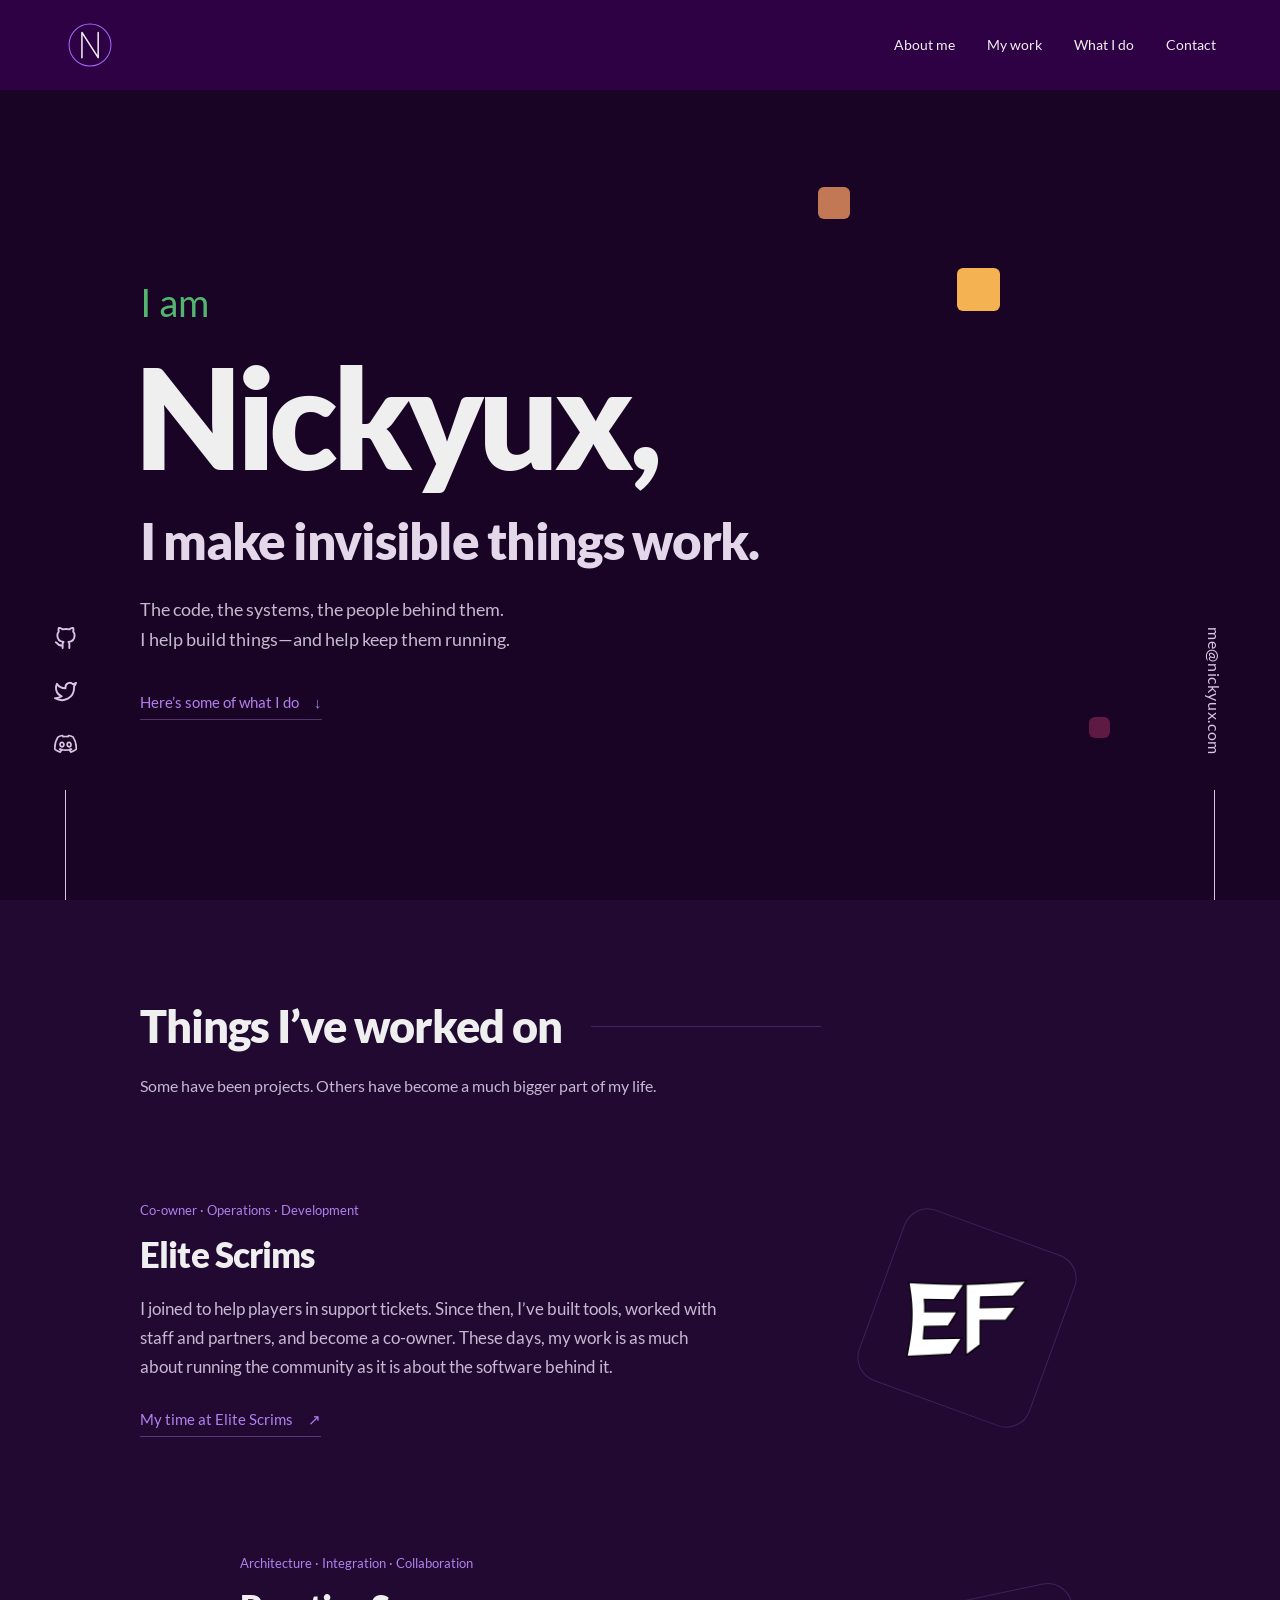
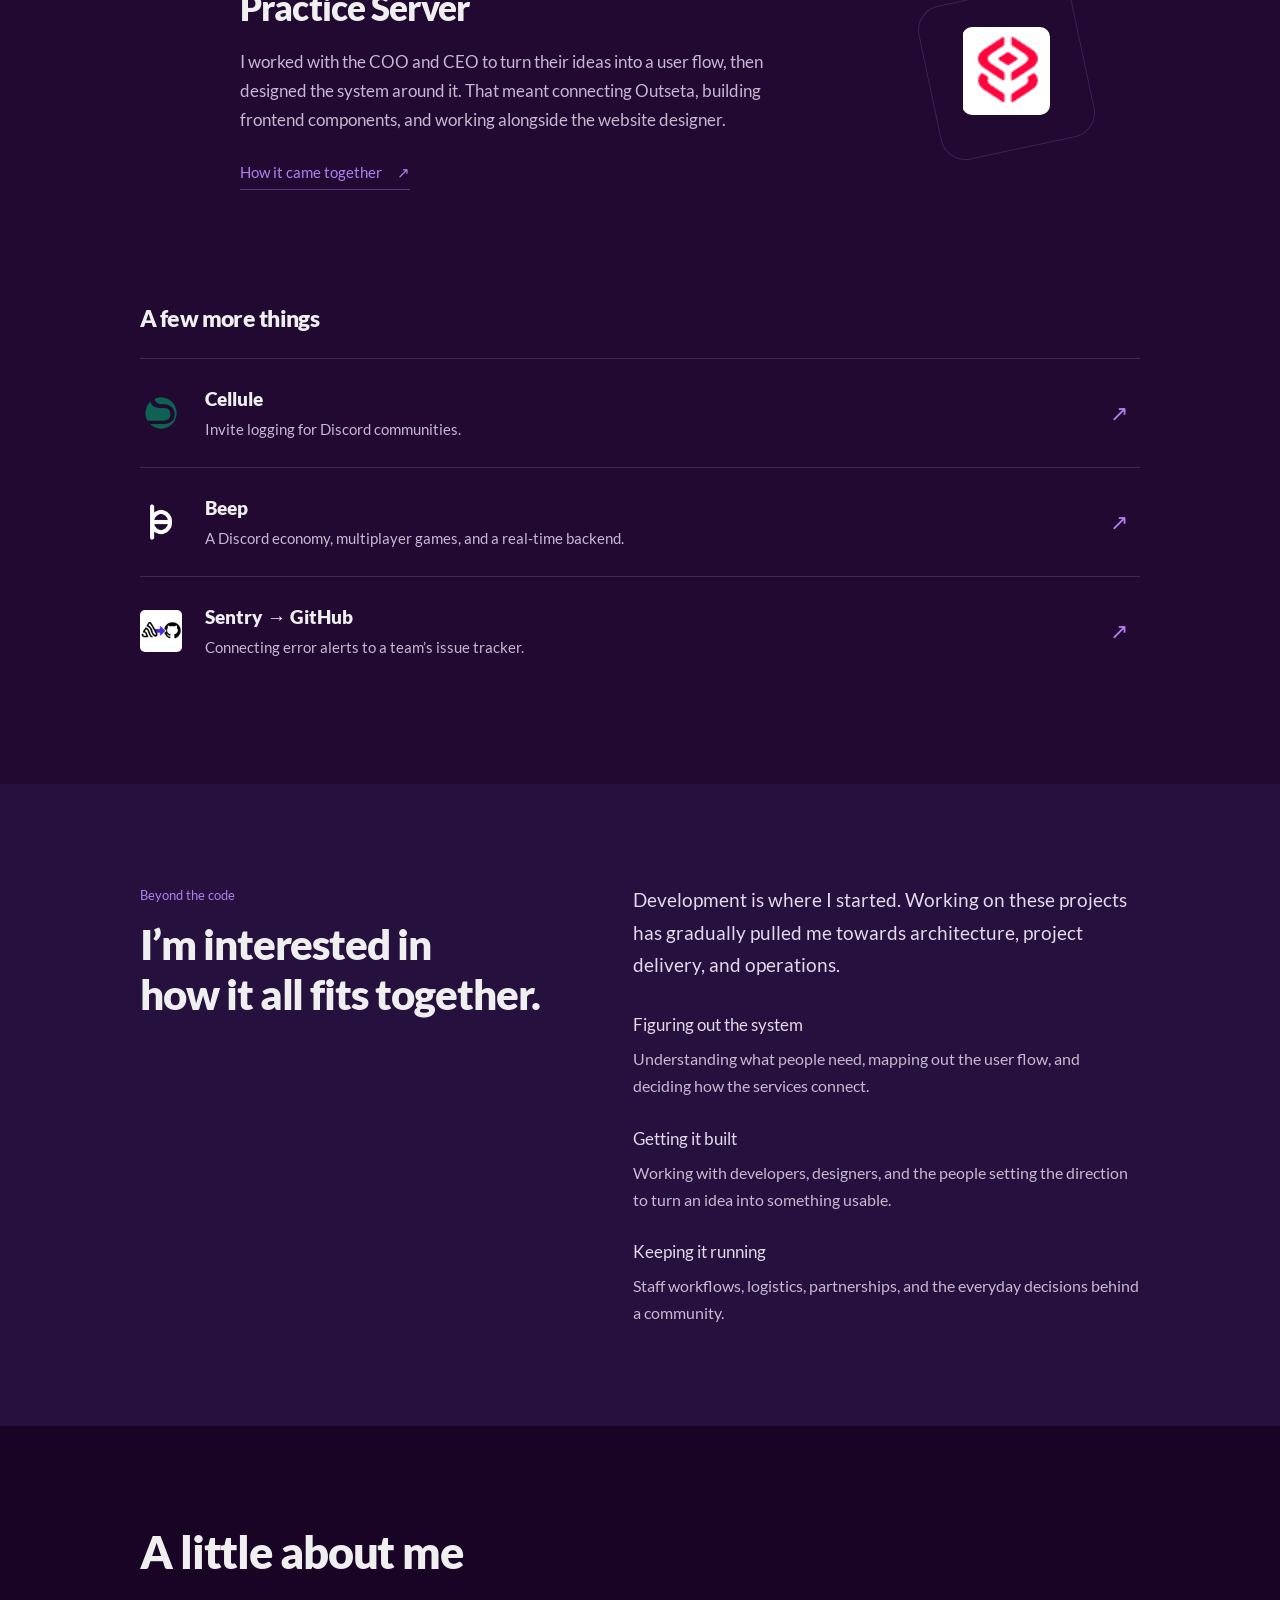
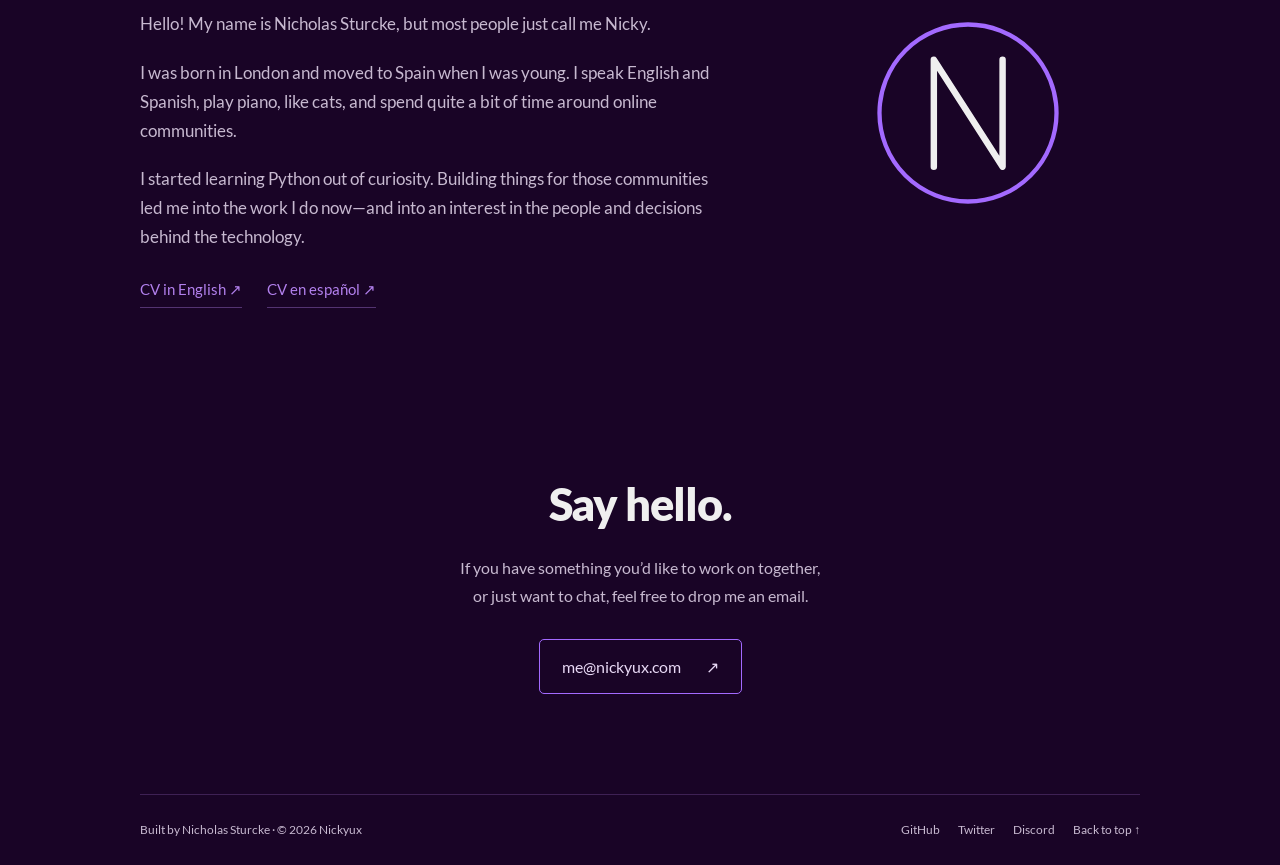
<file: index.html>
<!doctype html>
<html lang="en">
<head>
<meta charset="utf-8">
<meta name="viewport" content="width=device-width, initial-scale=1">
<title>Nickyux — Nicky’s personal website</title>
<meta name="description" content="I’m Nicky. I work across technical architecture, project delivery, and operations to help online platforms run and grow.">
<meta name="theme-color" content="#180623">
<link rel="canonical" href="https://nickyux.com/">
<meta property="og:type" content="website">
<meta property="og:title" content="Nickyux — Nicky’s personal website">
<meta property="og:description" content="I’m Nicky. I work across technical architecture, project delivery, and operations to help online platforms run and grow.">
<meta property="og:url" content="https://nickyux.com/">
<meta property="og:image" content="https://nickyux.com/static/img/logo.png">
<link rel="icon" href="/static/img/favicon.ico">
<link rel="stylesheet" href="/static/css/portfolio.css">
<script src="/static/js/portfolio.js" defer>
</script>
</head>
<body id="top">
<template id="loading-template">
  <div class="loading-body" aria-hidden="true">
    <svg class="loading-logo" viewBox="0 0 512 512" width="150" height="150" focusable="false">
      <path class="loading-circle" d="M256.5,462.5 C142.729,462.5 50.5,370.271 50.5,256.5 C50.5,142.729 142.729,50.5 256.5,50.5 C370.271,50.5 462.5,142.729 462.5,256.5 C462.5,370.271 370.271,462.5 256.5,462.5 z" />
      <path class="loading-letter" d="M176.5,381 L176.5,132 L336.5,381 L336.5,132" />
    </svg>
  </div>
</template>
<script src="/static/js/loading.js">
</script>
<a class="skip" href="#main">Skip to content</a>
<header class="header">
<a class="brand" href="/" aria-label="Nickyux home">
<svg viewBox="0 0 512 512" aria-hidden="true" focusable="false">
<circle cx="256" cy="256" r="206"/>
<path d="M176.5,381 L176.5,132 L336.5,381 L336.5,132"/>
</svg>
</a>
<nav aria-label="Main navigation">
<a href="/#about">About me</a>
<a href="/#work">My work</a>
<a href="/#approach">What I do</a>
<a href="/#contact">Contact</a>
</nav>
</header>
<aside class="social-rail" aria-label="Social links">
<a href="https://github.com/nmsturcke" aria-label="GitHub" target="_blank" rel="noreferrer">
                        <svg xmlns="http://www.w3.org/2000/svg" role="img" viewBox="0 0 24 24" fill="none" stroke="currentColor" stroke-width="2" stroke-linecap="round" stroke-linejoin="round" class="socials-logo github">
<title>GitHub</title>
<path d="M9 19c-5 1.5-5-2.5-7-3m14 6v-3.87a3.37 3.37 0 0 0-.94-2.61c3.14-.35 6.44-1.54 6.44-7A5.44 5.44 0 0 0 20 4.77 5.07 5.07 0 0 0 19.91 1S18.73.65 16 2.48a13.38 13.38 0 0 0-7 0C6.27.65 5.09 1 5.09 1A5.07 5.07 0 0 0 5 4.77a5.44 5.44 0 0 0-1.5 3.78c0 5.42 3.3 6.61 6.44 7A3.37 3.37 0 0 0 9 18.13V22">
</path>
</svg>
                    </a>
<a href="https://twitter.com/nickyux3003" aria-label="Twitter" target="_blank" rel="noreferrer">
                        <svg xmlns="http://www.w3.org/2000/svg" role="img" viewBox="0 0 24 24" fill="none" stroke="currentColor" stroke-width="2" stroke-linecap="round" stroke-linejoin="round" class="socials-logo twitter">
<title>Twitter</title>
<path d="M23 3a10.9 10.9 0 0 1-3.14 1.53 4.48 4.48 0 0 0-7.86 3v1A10.66 10.66 0 0 1 3 4s-4 9 5 13a11.64 11.64 0 0 1-7 2c9 5 20 0 20-11.5a4.5 4.5 0 0 0-.08-.83A7.72 7.72 0 0 0 23 3z">
</path>
</svg>
                    </a>
<a href="https://discord.gg/8HfUfuKtC7" aria-label="Discord" target="_blank" rel="noreferrer">
                        <svg viewBox="-10 -30 275 275" version="1.1" xmlns="http://www.w3.org/2000/svg" role="img" fill="none" stroke-width="20" stroke-linecap="round" stroke-linejoin="round" class="socials-logo twitter">
                            <g>
                                <path d="M216.856339,16.5966031 C200.285002,8.84328665 182.566144,3.2084988 164.041564,0 C161.766523,4.11318106 159.108624,9.64549908 157.276099,14.0464379 C137.583995,11.0849896 118.072967,11.0849896 98.7430163,14.0464379 C96.9108417,9.64549908 94.1925838,4.11318106 91.8971895,0 C73.3526068,3.2084988 55.6133949,8.86399117 39.0420583,16.6376612 C5.61752293,67.146514 -3.4433191,116.400813 1.08711069,164.955721 C23.2560196,181.510915 44.7403634,191.567697 65.8621325,198.148576 C71.0772151,190.971126 75.7283628,183.341335 79.7352139,175.300261 C72.104019,172.400575 64.7949724,168.822202 57.8887866,164.667963 C59.7209612,163.310589 61.5131304,161.891452 63.2445898,160.431257 C105.36741,180.133187 151.134928,180.133187 192.754523,160.431257 C194.506336,161.891452 196.298154,163.310589 198.110326,164.667963 C191.183787,168.842556 183.854737,172.420929 176.223542,175.320965 C180.230393,183.341335 184.861538,190.991831 190.096624,198.16893 C211.238746,191.588051 232.743023,181.531619 254.911949,164.955721 C260.227747,108.668201 245.831087,59.8662432 216.856339,16.5966031 Z M85.4738752,135.09489 C72.8290281,135.09489 62.4592217,123.290155 62.4592217,108.914901 C62.4592217,94.5396472 72.607595,82.7145587 85.4738752,82.7145587 C98.3405064,82.7145587 108.709962,94.5189427 108.488529,108.914901 C108.508531,123.290155 98.3405064,135.09489 85.4738752,135.09489 Z M170.525237,135.09489 C157.88039,135.09489 147.510584,123.290155 147.510584,108.914901 C147.510584,94.5396472 157.658606,82.7145587 170.525237,82.7145587 C183.391518,82.7145587 193.761324,94.5189427 193.539891,108.914901 C193.539891,123.290155 183.391518,135.09489 170.525237,135.09489 Z" >
</path>
                            </g>
                        </svg>
                    </a>
</aside>
<aside class="email-rail" aria-label="Email">
<a href="mailto:me@nickyux.com">me@nickyux.com</a>
</aside>
<main id="main">

<section class="hero wrap" aria-labelledby="hero-title">
<div class="hero-copy">
<p class="hello">I am</p>
<h1 id="hero-title">Nickyux<span>,</span>
</h1>
<h2>I make invisible things work.</h2>
<p class="hero-intro">The code, the systems, the people behind them.<br>I help build things—and help keep them running.</p>
<a class="text-link" href="#work">Here’s some of what I do <span aria-hidden="true">↓</span>
</a>
</div>
<div class="hero-shapes" aria-hidden="true">
<span class="shape shape-one">
</span>
<span class="shape shape-two">
</span>
<span class="shape shape-three">
</span>
</div>
</section>
<section class="work section" id="work">
<div class="wrap">
<div class="section-head reveal">
<h2>Things I’ve worked on<span class="heading-line" aria-hidden="true">
</span>
</h2>
<p>Some have been projects. Others have become a much bigger part of my life.</p>
</div>
<article class="project reveal">
<div class="project-copy">
<p class="project-role">Co-owner · Operations · Development</p>
<h3>
<a href="/work/elite-scrims/">Elite Scrims</a>
</h3>
<p>I joined to help players in support tickets. Since then, I’ve built tools, worked with staff and partners, and become a co-owner. These days, my work is as much about running the community as it is about the software behind it.</p>
<a class="text-link" href="/work/elite-scrims/">My time at Elite Scrims <span aria-hidden="true">↗</span>
</a>
</div>
<a class="project-mark elite-mark" href="/work/elite-scrims/" aria-label="Read about Elite Scrims">
<img src="/static/img/elite.png" alt="" width="160" height="160" loading="lazy">
</a>
</article>
<article class="project project-offset reveal">
<div class="project-copy">
<p class="project-role">Architecture · Integration · Collaboration</p>
<h3>
<a href="/work/practice-server/">Practice Server</a>
</h3>
<p>I worked with the COO and CEO to turn their ideas into a user flow, then designed the system around it. That meant connecting Outseta, building frontend components, and working alongside the website designer.</p>
<a class="text-link" href="/work/practice-server/">How it came together <span aria-hidden="true">↗</span>
</a>
</div>
<a class="project-mark practice-mark" href="/work/practice-server/" aria-label="Read about Practice Server">
<img src="/static/img/practice-server-logo.png" alt="" width="120" height="120" loading="lazy">
</a>
</article>
<div class="other-work reveal" id="projects">
<h3>A few more things</h3>
<a class="project-row" href="/work/cellule/">
<img src="/static/img/cellule.png" alt="" width="42" height="42" loading="lazy">
<span>
<strong>Cellule</strong>
<span class="row-description">Invite logging for Discord communities.</span>
</span>
<span class="row-arrow" aria-hidden="true">↗</span>
</a>
<a class="project-row" href="/work/beep/">
<img src="/static/img/beep.png" alt="" width="42" height="42" loading="lazy">
<span>
<strong>Beep</strong>
<span class="row-description">A Discord economy, multiplayer games, and a real-time backend.</span>
</span>
<span class="row-arrow" aria-hidden="true">↗</span>
</a>
<a class="project-row" href="/work/sentry-to-github/">
<img src="/static/img/sentry-to-github.png" alt="" width="42" height="42" loading="lazy">
<span>
<strong>Sentry → GitHub</strong>
<span class="row-description">Connecting error alerts to a team’s issue tracker.</span>
</span>
<span class="row-arrow" aria-hidden="true">↗</span>
</a>
</div>
</div>
</section>
<section class="approach section" id="approach">
<div class="wrap approach-layout">
<div class="reveal">
<p class="project-role">Beyond the code</p>
<h2>I’m interested in<br>how it all fits together.</h2>
</div>
<div class="approach-copy reveal">
<p>Development is where I started. Working on these projects has gradually pulled me towards architecture, project delivery, and operations.</p>
<dl>
<div>
<dt>Figuring out the system</dt>
<dd>Understanding what people need, mapping out the user flow, and deciding how the services connect.</dd>
</div>
<div>
<dt>Getting it built</dt>
<dd>Working with developers, designers, and the people setting the direction to turn an idea into something usable.</dd>
</div>
<div>
<dt>Keeping it running</dt>
<dd>Staff workflows, logistics, partnerships, and the everyday decisions behind a community.</dd>
</div>
</dl>
</div>
</div>
</section>
<section class="about section" id="about">
<div class="wrap about-layout">
<div class="about-copy reveal">
<h2>A little about me</h2>
<p>Hello! My name is Nicholas Sturcke, but most people just call me Nicky.</p>
<p>I was born in London and moved to Spain when I was young. I speak English and Spanish, play piano, like cats, and spend quite a bit of time around online communities.</p>
<p>I started learning Python out of curiosity. Building things for those communities led me into the work I do now—and into an interest in the people and decisions behind the technology.</p>
<div class="cv-links">
<a class="text-link" href="/static/cv/SturckeNicholas_EN.pdf">CV in English ↗</a>
<a class="text-link" href="/static/cv/SturckeNicholas_ES.pdf" lang="es">CV en español ↗</a>
</div>
</div>
<div class="about-mark reveal" aria-hidden="true">
<svg viewBox="0 0 512 512" aria-hidden="true" focusable="false">
<circle cx="256" cy="256" r="206"/>
<path d="M176.5,381 L176.5,132 L336.5,381 L336.5,132"/>
</svg>
</div>
</div>
</section>
<section class="contact wrap" id="contact">
<h2>Say hello.</h2>
<p>If you have something you’d like to work on together,<br>or just want to chat, feel free to drop me an email.</p>
<a class="hello-button" href="mailto:me@nickyux.com">me@nickyux.com <span aria-hidden="true">↗</span>
</a>
</section>
</main>
<footer class="footer wrap">
<span>Built by Nicholas Sturcke · © <span data-year>2026</span> Nickyux</span>
<div class="footer-links">
<a href="https://github.com/nmsturcke">GitHub</a>
<a href="https://twitter.com/nickyux3003">Twitter</a>
<a href="https://discord.gg/8HfUfuKtC7">Discord</a>
<a href="#top">Back to top ↑</a>
</div>
</footer>
</body>
</html>
</file>
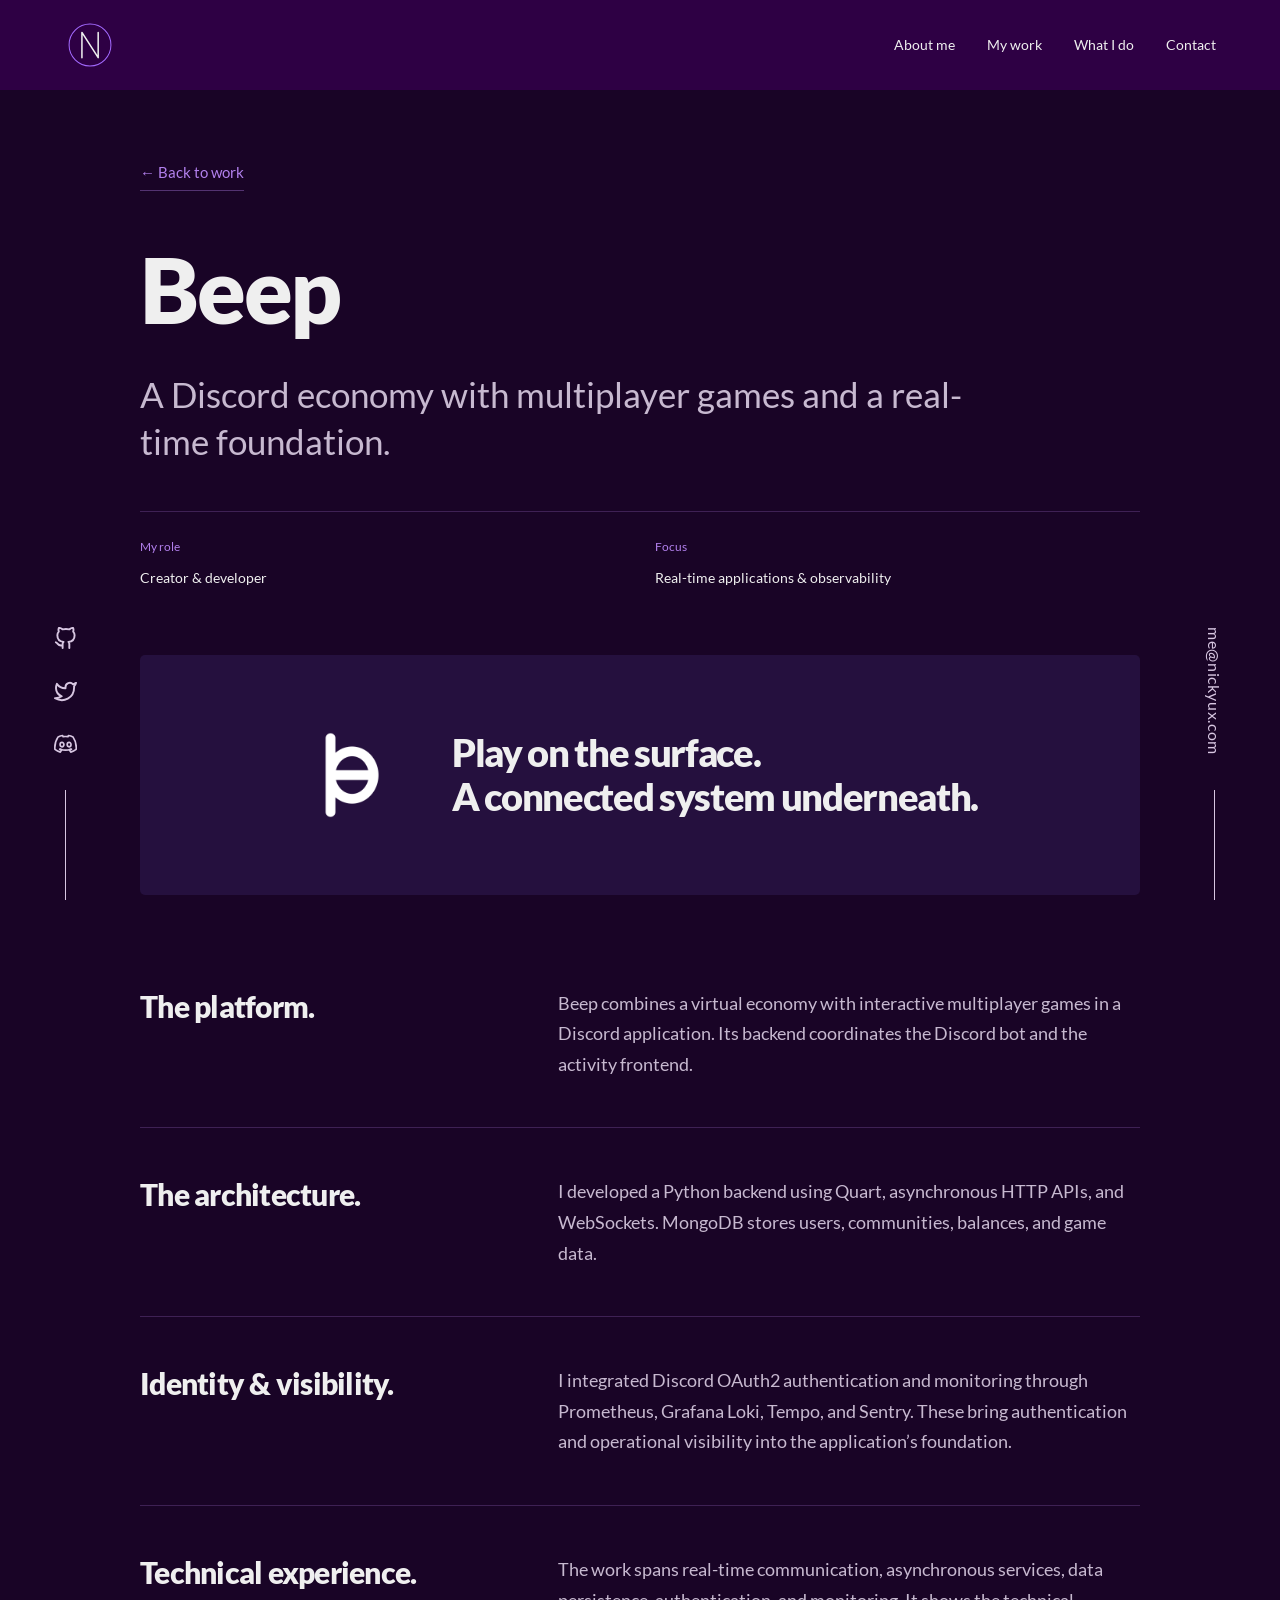
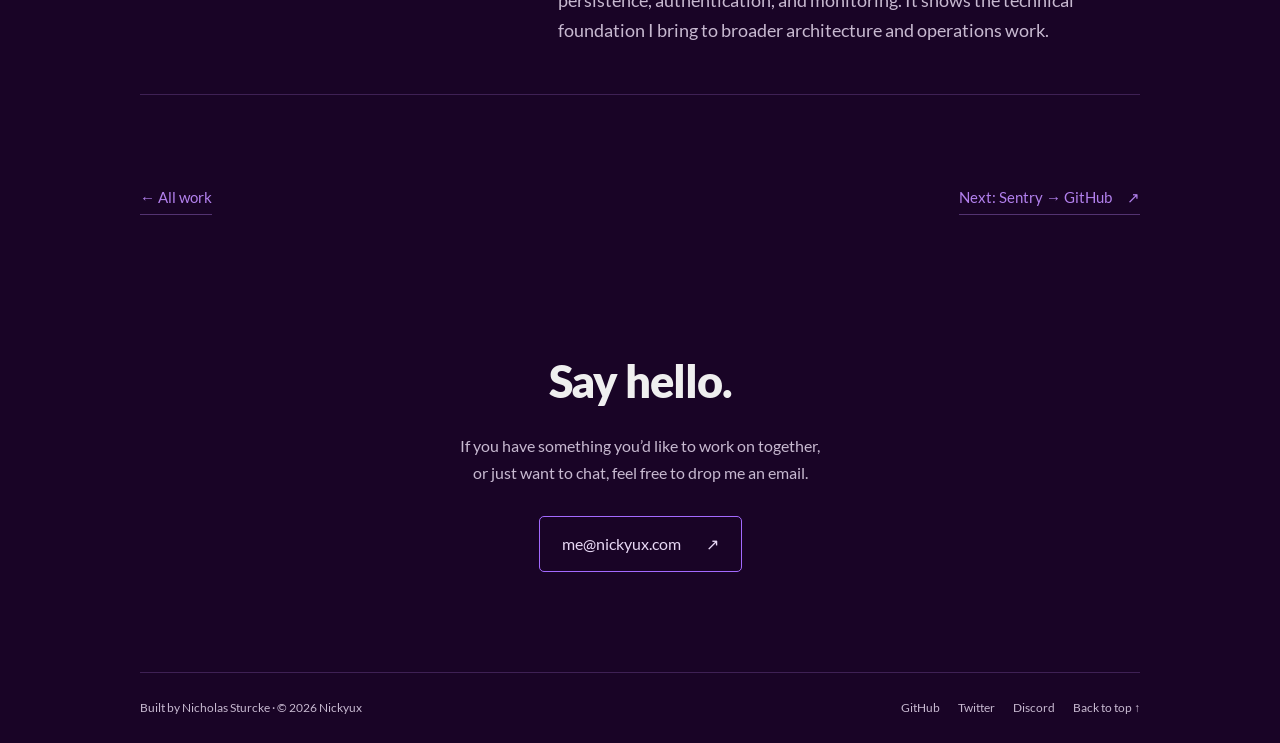
<file: work/beep/index.html>
<!doctype html>
<html lang="en">
<head>
<meta charset="utf-8">
<meta name="viewport" content="width=device-width, initial-scale=1">
<title>Beep — Nickyux</title>
<meta name="description" content="A Discord economy with multiplayer games and a real-time foundation.">
<meta name="theme-color" content="#180623">
<link rel="canonical" href="https://nickyux.com/work/beep/">
<meta property="og:type" content="website">
<meta property="og:title" content="Beep — Nickyux">
<meta property="og:description" content="A Discord economy with multiplayer games and a real-time foundation.">
<meta property="og:url" content="https://nickyux.com/work/beep/">
<meta property="og:image" content="https://nickyux.com/static/img/logo.png">
<link rel="icon" href="/static/img/favicon.ico">
<link rel="stylesheet" href="/static/css/portfolio.css">
<script src="/static/js/portfolio.js" defer>
</script>
</head>
<body id="top">
<a class="skip" href="#main">Skip to content</a>
<header class="header">
<a class="brand" href="/" aria-label="Nickyux home">
<svg viewBox="0 0 512 512" aria-hidden="true" focusable="false">
<circle cx="256" cy="256" r="206"/>
<path d="M176.5,381 L176.5,132 L336.5,381 L336.5,132"/>
</svg>
</a>
<nav aria-label="Main navigation">
<a href="/#about">About me</a>
<a href="/#work">My work</a>
<a href="/#approach">What I do</a>
<a href="/#contact">Contact</a>
</nav>
</header>
<aside class="social-rail" aria-label="Social links">
<a href="https://github.com/nmsturcke" aria-label="GitHub" target="_blank" rel="noreferrer">
                        <svg xmlns="http://www.w3.org/2000/svg" role="img" viewBox="0 0 24 24" fill="none" stroke="currentColor" stroke-width="2" stroke-linecap="round" stroke-linejoin="round" class="socials-logo github">
<title>GitHub</title>
<path d="M9 19c-5 1.5-5-2.5-7-3m14 6v-3.87a3.37 3.37 0 0 0-.94-2.61c3.14-.35 6.44-1.54 6.44-7A5.44 5.44 0 0 0 20 4.77 5.07 5.07 0 0 0 19.91 1S18.73.65 16 2.48a13.38 13.38 0 0 0-7 0C6.27.65 5.09 1 5.09 1A5.07 5.07 0 0 0 5 4.77a5.44 5.44 0 0 0-1.5 3.78c0 5.42 3.3 6.61 6.44 7A3.37 3.37 0 0 0 9 18.13V22">
</path>
</svg>
                    </a>
<a href="https://twitter.com/nickyux3003" aria-label="Twitter" target="_blank" rel="noreferrer">
                        <svg xmlns="http://www.w3.org/2000/svg" role="img" viewBox="0 0 24 24" fill="none" stroke="currentColor" stroke-width="2" stroke-linecap="round" stroke-linejoin="round" class="socials-logo twitter">
<title>Twitter</title>
<path d="M23 3a10.9 10.9 0 0 1-3.14 1.53 4.48 4.48 0 0 0-7.86 3v1A10.66 10.66 0 0 1 3 4s-4 9 5 13a11.64 11.64 0 0 1-7 2c9 5 20 0 20-11.5a4.5 4.5 0 0 0-.08-.83A7.72 7.72 0 0 0 23 3z">
</path>
</svg>
                    </a>
<a href="https://discord.gg/8HfUfuKtC7" aria-label="Discord" target="_blank" rel="noreferrer">
                        <svg viewBox="-10 -30 275 275" version="1.1" xmlns="http://www.w3.org/2000/svg" role="img" fill="none" stroke-width="20" stroke-linecap="round" stroke-linejoin="round" class="socials-logo twitter">
                            <g>
                                <path d="M216.856339,16.5966031 C200.285002,8.84328665 182.566144,3.2084988 164.041564,0 C161.766523,4.11318106 159.108624,9.64549908 157.276099,14.0464379 C137.583995,11.0849896 118.072967,11.0849896 98.7430163,14.0464379 C96.9108417,9.64549908 94.1925838,4.11318106 91.8971895,0 C73.3526068,3.2084988 55.6133949,8.86399117 39.0420583,16.6376612 C5.61752293,67.146514 -3.4433191,116.400813 1.08711069,164.955721 C23.2560196,181.510915 44.7403634,191.567697 65.8621325,198.148576 C71.0772151,190.971126 75.7283628,183.341335 79.7352139,175.300261 C72.104019,172.400575 64.7949724,168.822202 57.8887866,164.667963 C59.7209612,163.310589 61.5131304,161.891452 63.2445898,160.431257 C105.36741,180.133187 151.134928,180.133187 192.754523,160.431257 C194.506336,161.891452 196.298154,163.310589 198.110326,164.667963 C191.183787,168.842556 183.854737,172.420929 176.223542,175.320965 C180.230393,183.341335 184.861538,190.991831 190.096624,198.16893 C211.238746,191.588051 232.743023,181.531619 254.911949,164.955721 C260.227747,108.668201 245.831087,59.8662432 216.856339,16.5966031 Z M85.4738752,135.09489 C72.8290281,135.09489 62.4592217,123.290155 62.4592217,108.914901 C62.4592217,94.5396472 72.607595,82.7145587 85.4738752,82.7145587 C98.3405064,82.7145587 108.709962,94.5189427 108.488529,108.914901 C108.508531,123.290155 98.3405064,135.09489 85.4738752,135.09489 Z M170.525237,135.09489 C157.88039,135.09489 147.510584,123.290155 147.510584,108.914901 C147.510584,94.5396472 157.658606,82.7145587 170.525237,82.7145587 C183.391518,82.7145587 193.761324,94.5189427 193.539891,108.914901 C193.539891,123.290155 183.391518,135.09489 170.525237,135.09489 Z" >
</path>
                            </g>
                        </svg>
                    </a>
</aside>
<aside class="email-rail" aria-label="Email">
<a href="mailto:me@nickyux.com">me@nickyux.com</a>
</aside>
<main id="main">

<section class="case-hero wrap">
<a class="text-link" href="/#work">← Back to work</a>
<h1>Beep</h1>
<p class="case-intro">A Discord economy with multiplayer games and a real-time foundation.</p>
<div class="case-meta">
<div>
<span class="eyebrow">My role</span>
<p>Creator & developer</p>
</div>
<div>
<span class="eyebrow">Focus</span>
<p>Real-time applications & observability</p>
</div>

</div>
</section>
<div class="case-visual wrap">
<img src="/static/img/beep.png" alt="Beep logo" width="100" height="100">
<p>Play on the surface.<br>A connected system underneath.</p>
</div>
<div class="case-body wrap">
<section class="case-section reveal">
<h2>The platform.</h2>
<div>
<p>Beep combines a virtual economy with interactive multiplayer games in a Discord application. Its backend coordinates the Discord bot and the activity frontend.</p>
</div>
</section>
<section class="case-section reveal">
<h2>The architecture.</h2>
<div>
<p>I developed a Python backend using Quart, asynchronous HTTP APIs, and WebSockets. MongoDB stores users, communities, balances, and game data.</p>
</div>
</section>
<section class="case-section reveal">
<h2>Identity & visibility.</h2>
<div>
<p>I integrated Discord OAuth2 authentication and monitoring through Prometheus, Grafana Loki, Tempo, and Sentry. These bring authentication and operational visibility into the application’s foundation.</p>
</div>
</section>
<section class="case-section reveal">
<h2>Technical experience.</h2>
<div>
<p>The work spans real-time communication, asynchronous services, data persistence, authentication, and monitoring. It shows the technical foundation I bring to broader architecture and operations work.</p>
</div>
</section>
</div>
<nav class="case-next wrap" aria-label="Project navigation">
<a class="text-link" href="/#work">← All work</a>
<a class="text-link" href="/work/sentry-to-github/">Next: Sentry → GitHub <span class="arrow" aria-hidden="true">↗</span>
</a>
</nav>
<section class="contact wrap" id="contact">
<h2>Say hello.</h2>
<p>If you have something you’d like to work on together,<br>or just want to chat, feel free to drop me an email.</p>
<a class="hello-button" href="mailto:me@nickyux.com">me@nickyux.com <span aria-hidden="true">↗</span>
</a>
</section>
</main>
<footer class="footer wrap">
<span>Built by Nicholas Sturcke · © <span data-year>2026</span> Nickyux</span>
<div class="footer-links">
<a href="https://github.com/nmsturcke">GitHub</a>
<a href="https://twitter.com/nickyux3003">Twitter</a>
<a href="https://discord.gg/8HfUfuKtC7">Discord</a>
<a href="#top">Back to top ↑</a>
</div>
</footer>
</body>
</html>
</file>
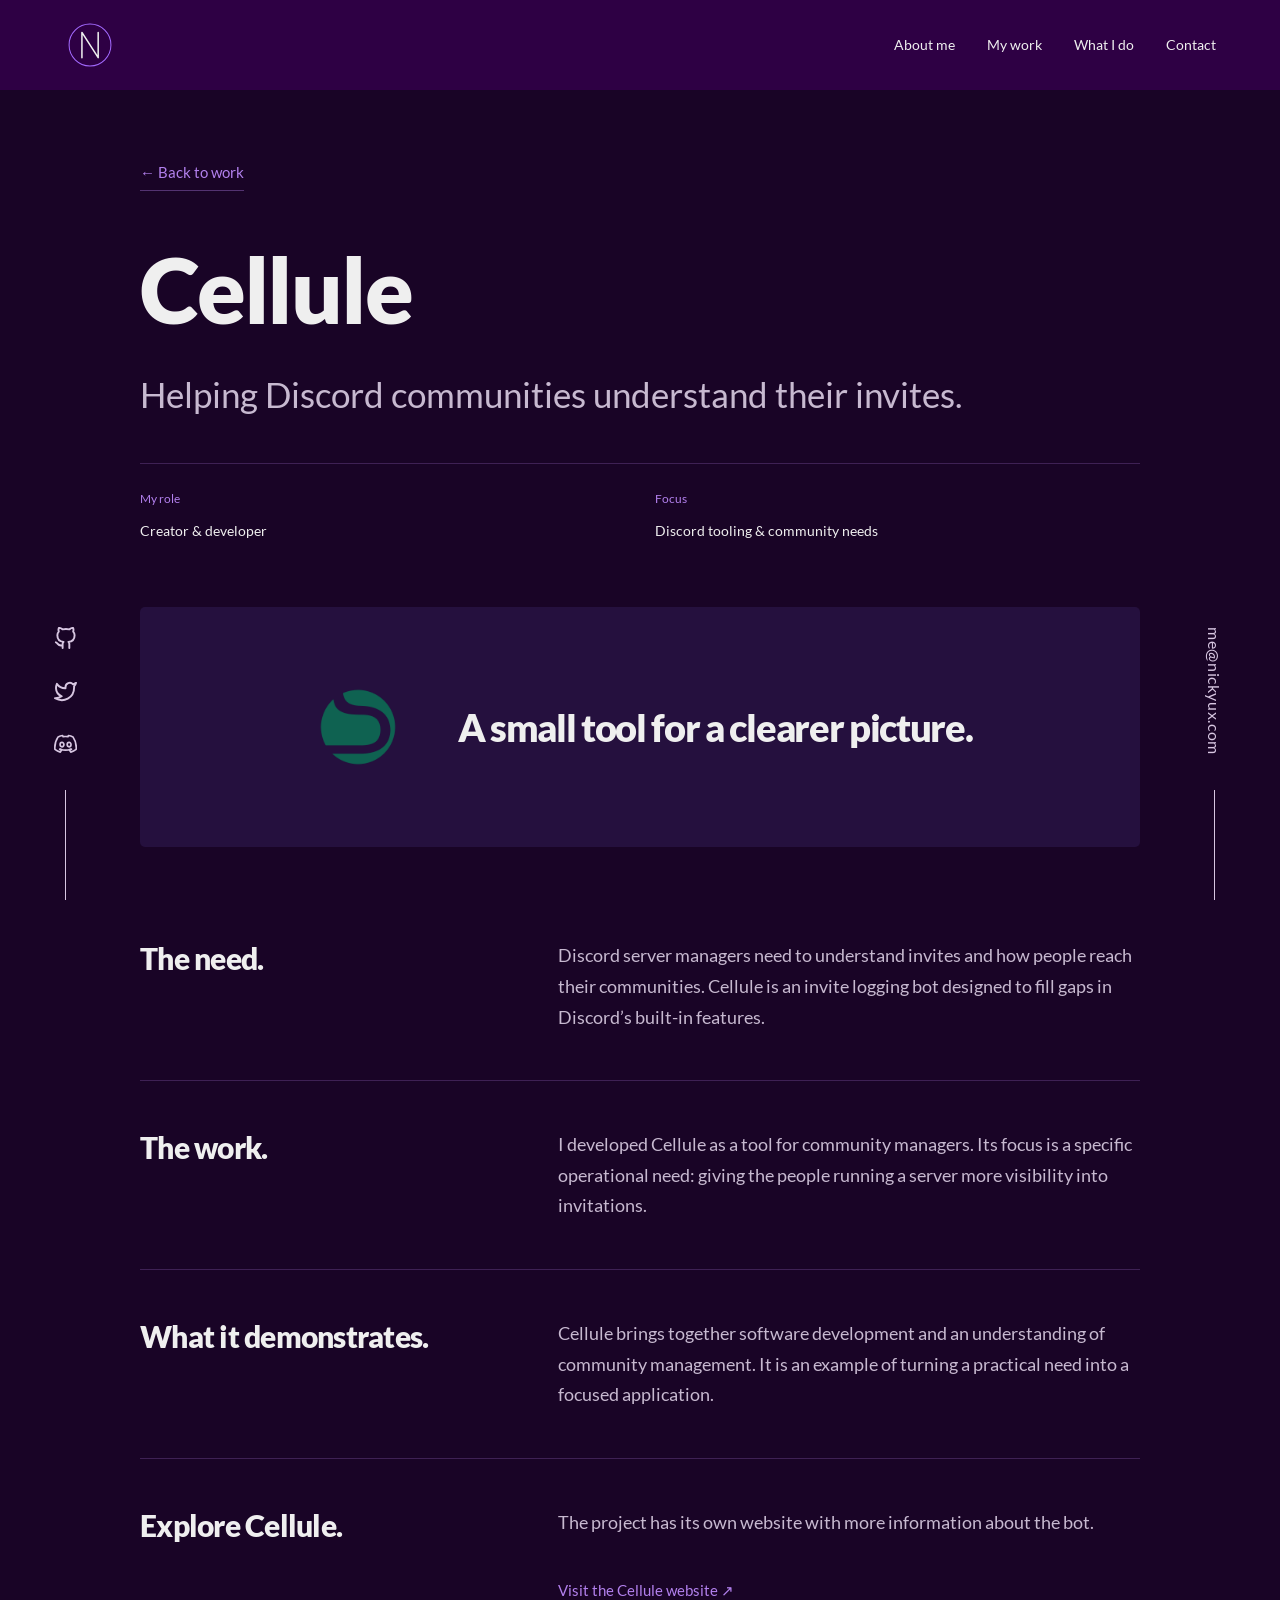
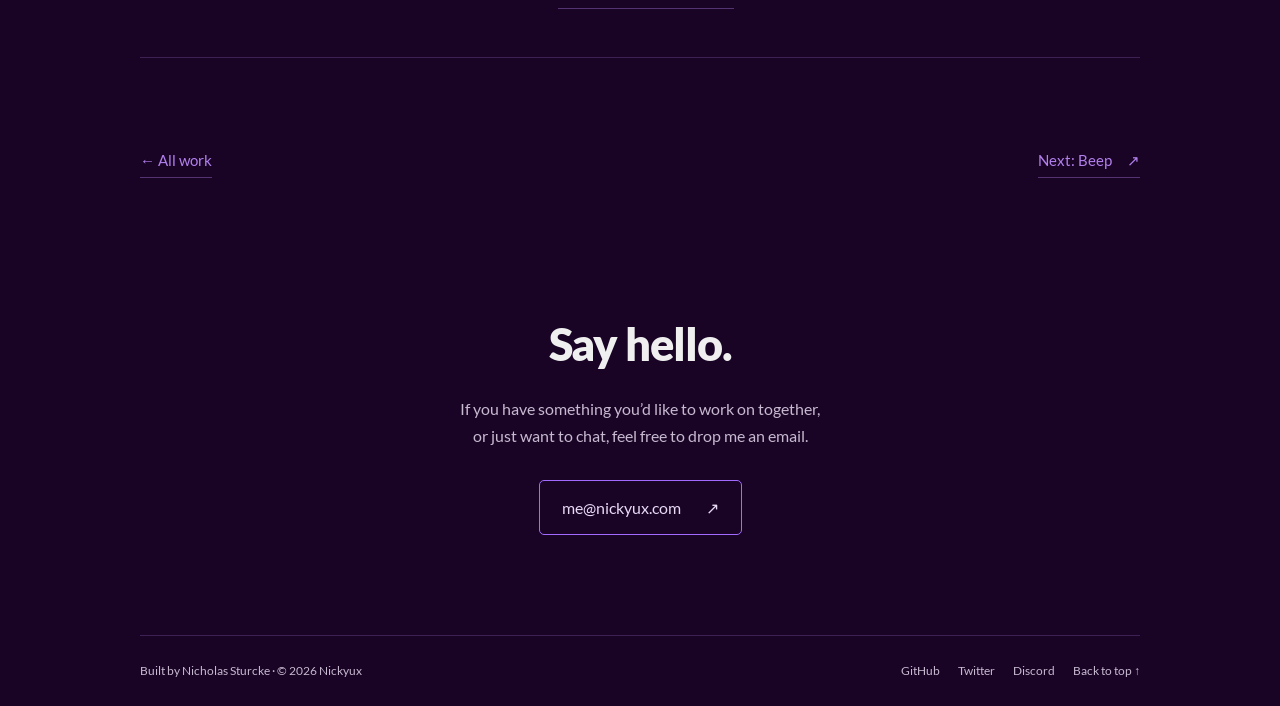
<file: work/cellule/index.html>
<!doctype html>
<html lang="en">
<head>
<meta charset="utf-8">
<meta name="viewport" content="width=device-width, initial-scale=1">
<title>Cellule — Nickyux</title>
<meta name="description" content="Helping Discord communities understand their invites.">
<meta name="theme-color" content="#180623">
<link rel="canonical" href="https://nickyux.com/work/cellule/">
<meta property="og:type" content="website">
<meta property="og:title" content="Cellule — Nickyux">
<meta property="og:description" content="Helping Discord communities understand their invites.">
<meta property="og:url" content="https://nickyux.com/work/cellule/">
<meta property="og:image" content="https://nickyux.com/static/img/logo.png">
<link rel="icon" href="/static/img/favicon.ico">
<link rel="stylesheet" href="/static/css/portfolio.css">
<script src="/static/js/portfolio.js" defer>
</script>
</head>
<body id="top">
<a class="skip" href="#main">Skip to content</a>
<header class="header">
<a class="brand" href="/" aria-label="Nickyux home">
<svg viewBox="0 0 512 512" aria-hidden="true" focusable="false">
<circle cx="256" cy="256" r="206"/>
<path d="M176.5,381 L176.5,132 L336.5,381 L336.5,132"/>
</svg>
</a>
<nav aria-label="Main navigation">
<a href="/#about">About me</a>
<a href="/#work">My work</a>
<a href="/#approach">What I do</a>
<a href="/#contact">Contact</a>
</nav>
</header>
<aside class="social-rail" aria-label="Social links">
<a href="https://github.com/nmsturcke" aria-label="GitHub" target="_blank" rel="noreferrer">
                        <svg xmlns="http://www.w3.org/2000/svg" role="img" viewBox="0 0 24 24" fill="none" stroke="currentColor" stroke-width="2" stroke-linecap="round" stroke-linejoin="round" class="socials-logo github">
<title>GitHub</title>
<path d="M9 19c-5 1.5-5-2.5-7-3m14 6v-3.87a3.37 3.37 0 0 0-.94-2.61c3.14-.35 6.44-1.54 6.44-7A5.44 5.44 0 0 0 20 4.77 5.07 5.07 0 0 0 19.91 1S18.73.65 16 2.48a13.38 13.38 0 0 0-7 0C6.27.65 5.09 1 5.09 1A5.07 5.07 0 0 0 5 4.77a5.44 5.44 0 0 0-1.5 3.78c0 5.42 3.3 6.61 6.44 7A3.37 3.37 0 0 0 9 18.13V22">
</path>
</svg>
                    </a>
<a href="https://twitter.com/nickyux3003" aria-label="Twitter" target="_blank" rel="noreferrer">
                        <svg xmlns="http://www.w3.org/2000/svg" role="img" viewBox="0 0 24 24" fill="none" stroke="currentColor" stroke-width="2" stroke-linecap="round" stroke-linejoin="round" class="socials-logo twitter">
<title>Twitter</title>
<path d="M23 3a10.9 10.9 0 0 1-3.14 1.53 4.48 4.48 0 0 0-7.86 3v1A10.66 10.66 0 0 1 3 4s-4 9 5 13a11.64 11.64 0 0 1-7 2c9 5 20 0 20-11.5a4.5 4.5 0 0 0-.08-.83A7.72 7.72 0 0 0 23 3z">
</path>
</svg>
                    </a>
<a href="https://discord.gg/8HfUfuKtC7" aria-label="Discord" target="_blank" rel="noreferrer">
                        <svg viewBox="-10 -30 275 275" version="1.1" xmlns="http://www.w3.org/2000/svg" role="img" fill="none" stroke-width="20" stroke-linecap="round" stroke-linejoin="round" class="socials-logo twitter">
                            <g>
                                <path d="M216.856339,16.5966031 C200.285002,8.84328665 182.566144,3.2084988 164.041564,0 C161.766523,4.11318106 159.108624,9.64549908 157.276099,14.0464379 C137.583995,11.0849896 118.072967,11.0849896 98.7430163,14.0464379 C96.9108417,9.64549908 94.1925838,4.11318106 91.8971895,0 C73.3526068,3.2084988 55.6133949,8.86399117 39.0420583,16.6376612 C5.61752293,67.146514 -3.4433191,116.400813 1.08711069,164.955721 C23.2560196,181.510915 44.7403634,191.567697 65.8621325,198.148576 C71.0772151,190.971126 75.7283628,183.341335 79.7352139,175.300261 C72.104019,172.400575 64.7949724,168.822202 57.8887866,164.667963 C59.7209612,163.310589 61.5131304,161.891452 63.2445898,160.431257 C105.36741,180.133187 151.134928,180.133187 192.754523,160.431257 C194.506336,161.891452 196.298154,163.310589 198.110326,164.667963 C191.183787,168.842556 183.854737,172.420929 176.223542,175.320965 C180.230393,183.341335 184.861538,190.991831 190.096624,198.16893 C211.238746,191.588051 232.743023,181.531619 254.911949,164.955721 C260.227747,108.668201 245.831087,59.8662432 216.856339,16.5966031 Z M85.4738752,135.09489 C72.8290281,135.09489 62.4592217,123.290155 62.4592217,108.914901 C62.4592217,94.5396472 72.607595,82.7145587 85.4738752,82.7145587 C98.3405064,82.7145587 108.709962,94.5189427 108.488529,108.914901 C108.508531,123.290155 98.3405064,135.09489 85.4738752,135.09489 Z M170.525237,135.09489 C157.88039,135.09489 147.510584,123.290155 147.510584,108.914901 C147.510584,94.5396472 157.658606,82.7145587 170.525237,82.7145587 C183.391518,82.7145587 193.761324,94.5189427 193.539891,108.914901 C193.539891,123.290155 183.391518,135.09489 170.525237,135.09489 Z" >
</path>
                            </g>
                        </svg>
                    </a>
</aside>
<aside class="email-rail" aria-label="Email">
<a href="mailto:me@nickyux.com">me@nickyux.com</a>
</aside>
<main id="main">

<section class="case-hero wrap">
<a class="text-link" href="/#work">← Back to work</a>
<h1>Cellule</h1>
<p class="case-intro">Helping Discord communities understand their invites.</p>
<div class="case-meta">
<div>
<span class="eyebrow">My role</span>
<p>Creator & developer</p>
</div>
<div>
<span class="eyebrow">Focus</span>
<p>Discord tooling & community needs</p>
</div>

</div>
</section>
<div class="case-visual wrap">
<img src="/static/img/cellule.png" alt="Cellule logo" width="100" height="100">
<p>A small tool for a clearer picture.</p>
</div>
<div class="case-body wrap">
<section class="case-section reveal">
<h2>The need.</h2>
<div>
<p>Discord server managers need to understand invites and how people reach their communities. Cellule is an invite logging bot designed to fill gaps in Discord’s built-in features.</p>
</div>
</section>
<section class="case-section reveal">
<h2>The work.</h2>
<div>
<p>I developed Cellule as a tool for community managers. Its focus is a specific operational need: giving the people running a server more visibility into invitations.</p>
</div>
</section>
<section class="case-section reveal">
<h2>What it demonstrates.</h2>
<div>
<p>Cellule brings together software development and an understanding of community management. It is an example of turning a practical need into a focused application.</p>
</div>
</section>
<section class="case-section reveal">
<h2>Explore Cellule.</h2>
<div>
<p>The project has its own website with more information about the bot.</p>
<p>
<a class="text-link" href="https://cellule.nickyux.com/">Visit the Cellule website ↗</a>
</p>
</div>
</section>
</div>
<nav class="case-next wrap" aria-label="Project navigation">
<a class="text-link" href="/#work">← All work</a>
<a class="text-link" href="/work/beep/">Next: Beep <span class="arrow" aria-hidden="true">↗</span>
</a>
</nav>
<section class="contact wrap" id="contact">
<h2>Say hello.</h2>
<p>If you have something you’d like to work on together,<br>or just want to chat, feel free to drop me an email.</p>
<a class="hello-button" href="mailto:me@nickyux.com">me@nickyux.com <span aria-hidden="true">↗</span>
</a>
</section>
</main>
<footer class="footer wrap">
<span>Built by Nicholas Sturcke · © <span data-year>2026</span> Nickyux</span>
<div class="footer-links">
<a href="https://github.com/nmsturcke">GitHub</a>
<a href="https://twitter.com/nickyux3003">Twitter</a>
<a href="https://discord.gg/8HfUfuKtC7">Discord</a>
<a href="#top">Back to top ↑</a>
</div>
</footer>
</body>
</html>
</file>
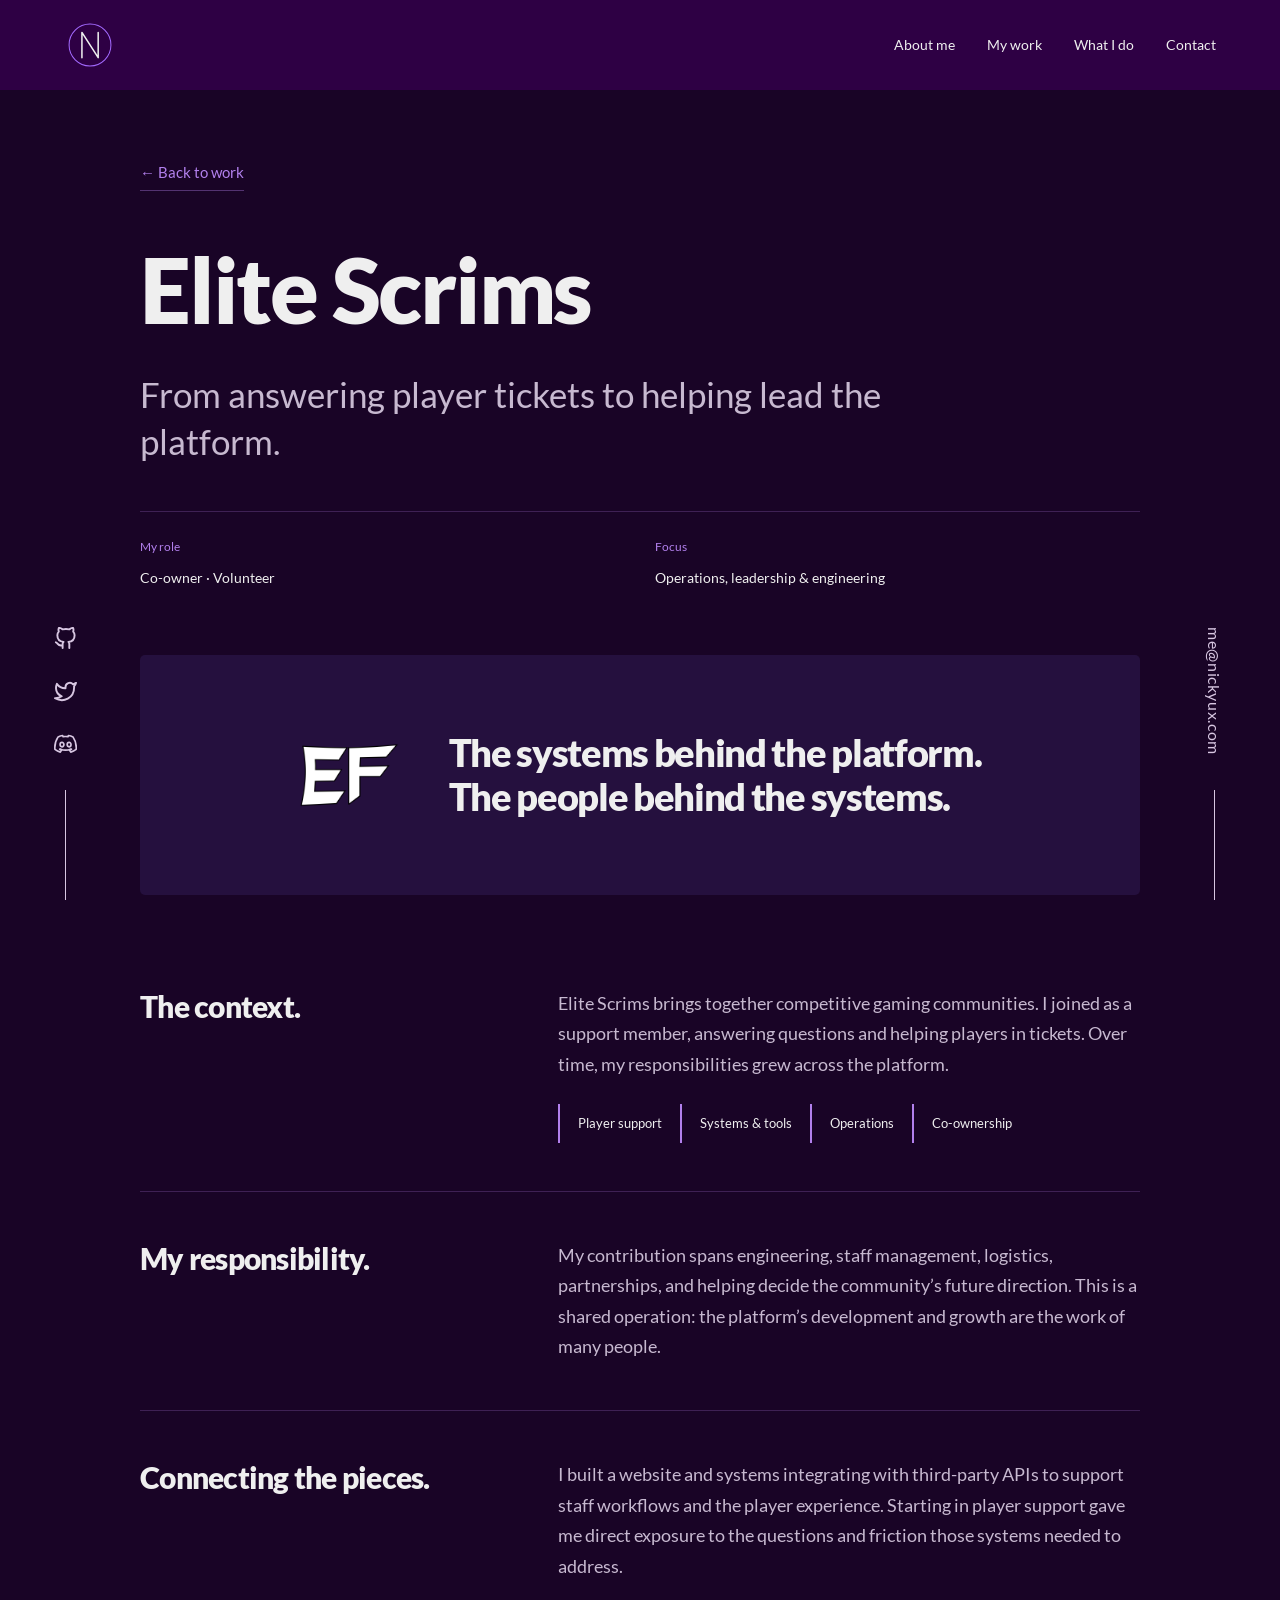
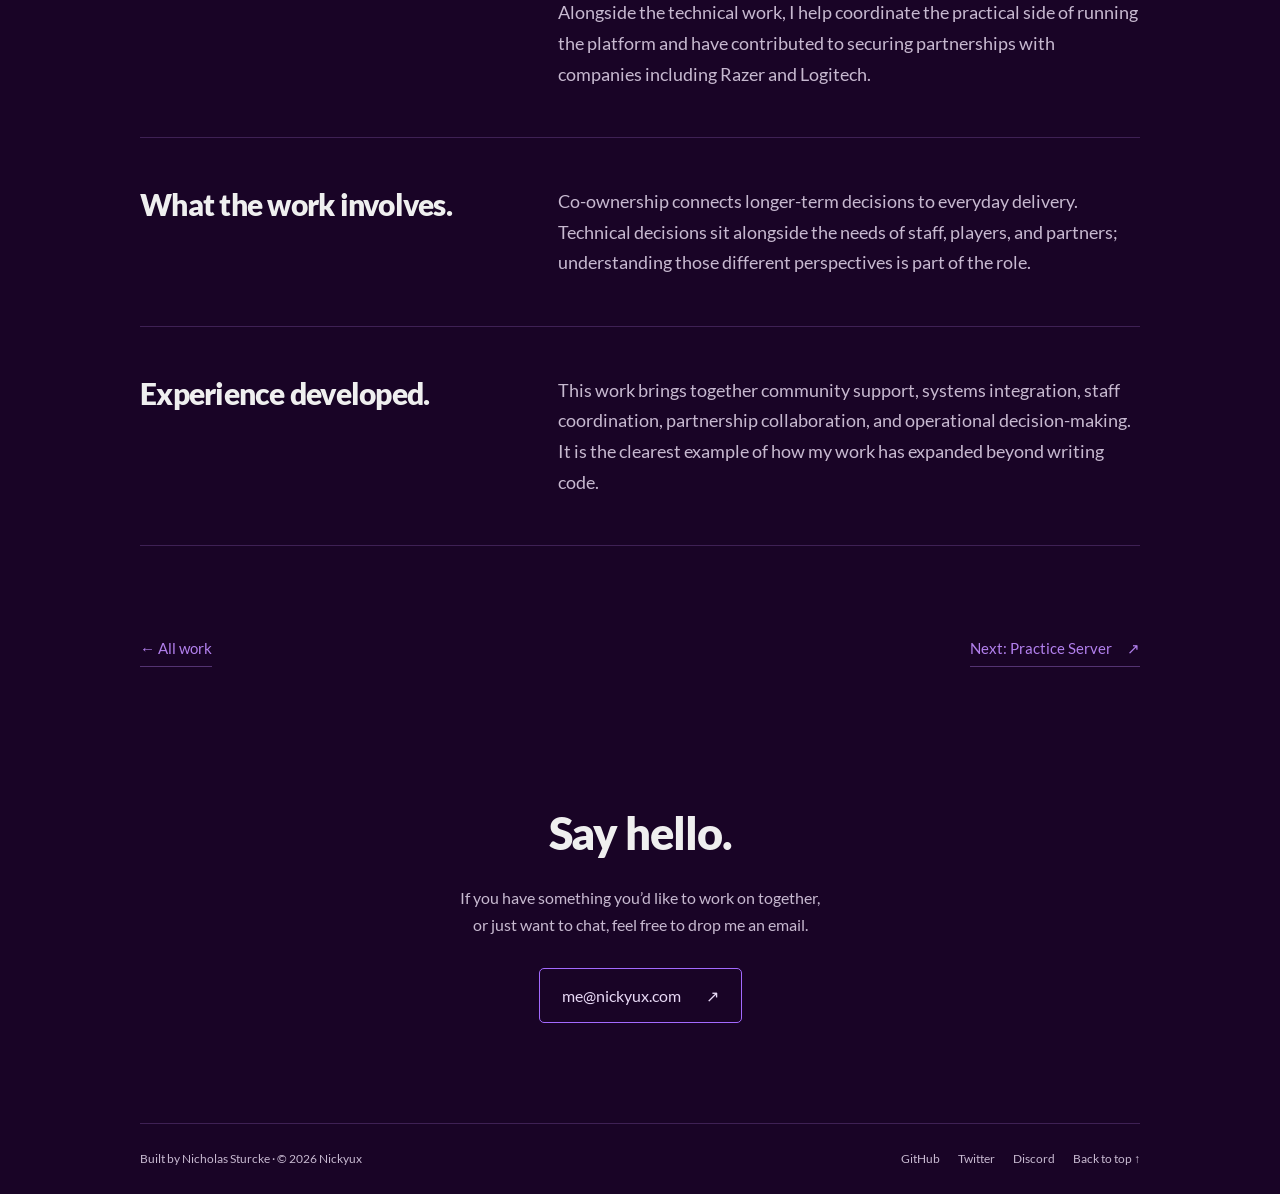
<file: work/elite-scrims/index.html>
<!doctype html>
<html lang="en">
<head>
<meta charset="utf-8">
<meta name="viewport" content="width=device-width, initial-scale=1">
<title>Elite Scrims — Nickyux</title>
<meta name="description" content="From answering player tickets to helping lead the platform.">
<meta name="theme-color" content="#180623">
<link rel="canonical" href="https://nickyux.com/work/elite-scrims/">
<meta property="og:type" content="website">
<meta property="og:title" content="Elite Scrims — Nickyux">
<meta property="og:description" content="From answering player tickets to helping lead the platform.">
<meta property="og:url" content="https://nickyux.com/work/elite-scrims/">
<meta property="og:image" content="https://nickyux.com/static/img/logo.png">
<link rel="icon" href="/static/img/favicon.ico">
<link rel="stylesheet" href="/static/css/portfolio.css">
<script src="/static/js/portfolio.js" defer>
</script>
</head>
<body id="top">
<a class="skip" href="#main">Skip to content</a>
<header class="header">
<a class="brand" href="/" aria-label="Nickyux home">
<svg viewBox="0 0 512 512" aria-hidden="true" focusable="false">
<circle cx="256" cy="256" r="206"/>
<path d="M176.5,381 L176.5,132 L336.5,381 L336.5,132"/>
</svg>
</a>
<nav aria-label="Main navigation">
<a href="/#about">About me</a>
<a href="/#work">My work</a>
<a href="/#approach">What I do</a>
<a href="/#contact">Contact</a>
</nav>
</header>
<aside class="social-rail" aria-label="Social links">
<a href="https://github.com/nmsturcke" aria-label="GitHub" target="_blank" rel="noreferrer">
                        <svg xmlns="http://www.w3.org/2000/svg" role="img" viewBox="0 0 24 24" fill="none" stroke="currentColor" stroke-width="2" stroke-linecap="round" stroke-linejoin="round" class="socials-logo github">
<title>GitHub</title>
<path d="M9 19c-5 1.5-5-2.5-7-3m14 6v-3.87a3.37 3.37 0 0 0-.94-2.61c3.14-.35 6.44-1.54 6.44-7A5.44 5.44 0 0 0 20 4.77 5.07 5.07 0 0 0 19.91 1S18.73.65 16 2.48a13.38 13.38 0 0 0-7 0C6.27.65 5.09 1 5.09 1A5.07 5.07 0 0 0 5 4.77a5.44 5.44 0 0 0-1.5 3.78c0 5.42 3.3 6.61 6.44 7A3.37 3.37 0 0 0 9 18.13V22">
</path>
</svg>
                    </a>
<a href="https://twitter.com/nickyux3003" aria-label="Twitter" target="_blank" rel="noreferrer">
                        <svg xmlns="http://www.w3.org/2000/svg" role="img" viewBox="0 0 24 24" fill="none" stroke="currentColor" stroke-width="2" stroke-linecap="round" stroke-linejoin="round" class="socials-logo twitter">
<title>Twitter</title>
<path d="M23 3a10.9 10.9 0 0 1-3.14 1.53 4.48 4.48 0 0 0-7.86 3v1A10.66 10.66 0 0 1 3 4s-4 9 5 13a11.64 11.64 0 0 1-7 2c9 5 20 0 20-11.5a4.5 4.5 0 0 0-.08-.83A7.72 7.72 0 0 0 23 3z">
</path>
</svg>
                    </a>
<a href="https://discord.gg/8HfUfuKtC7" aria-label="Discord" target="_blank" rel="noreferrer">
                        <svg viewBox="-10 -30 275 275" version="1.1" xmlns="http://www.w3.org/2000/svg" role="img" fill="none" stroke-width="20" stroke-linecap="round" stroke-linejoin="round" class="socials-logo twitter">
                            <g>
                                <path d="M216.856339,16.5966031 C200.285002,8.84328665 182.566144,3.2084988 164.041564,0 C161.766523,4.11318106 159.108624,9.64549908 157.276099,14.0464379 C137.583995,11.0849896 118.072967,11.0849896 98.7430163,14.0464379 C96.9108417,9.64549908 94.1925838,4.11318106 91.8971895,0 C73.3526068,3.2084988 55.6133949,8.86399117 39.0420583,16.6376612 C5.61752293,67.146514 -3.4433191,116.400813 1.08711069,164.955721 C23.2560196,181.510915 44.7403634,191.567697 65.8621325,198.148576 C71.0772151,190.971126 75.7283628,183.341335 79.7352139,175.300261 C72.104019,172.400575 64.7949724,168.822202 57.8887866,164.667963 C59.7209612,163.310589 61.5131304,161.891452 63.2445898,160.431257 C105.36741,180.133187 151.134928,180.133187 192.754523,160.431257 C194.506336,161.891452 196.298154,163.310589 198.110326,164.667963 C191.183787,168.842556 183.854737,172.420929 176.223542,175.320965 C180.230393,183.341335 184.861538,190.991831 190.096624,198.16893 C211.238746,191.588051 232.743023,181.531619 254.911949,164.955721 C260.227747,108.668201 245.831087,59.8662432 216.856339,16.5966031 Z M85.4738752,135.09489 C72.8290281,135.09489 62.4592217,123.290155 62.4592217,108.914901 C62.4592217,94.5396472 72.607595,82.7145587 85.4738752,82.7145587 C98.3405064,82.7145587 108.709962,94.5189427 108.488529,108.914901 C108.508531,123.290155 98.3405064,135.09489 85.4738752,135.09489 Z M170.525237,135.09489 C157.88039,135.09489 147.510584,123.290155 147.510584,108.914901 C147.510584,94.5396472 157.658606,82.7145587 170.525237,82.7145587 C183.391518,82.7145587 193.761324,94.5189427 193.539891,108.914901 C193.539891,123.290155 183.391518,135.09489 170.525237,135.09489 Z" >
</path>
                            </g>
                        </svg>
                    </a>
</aside>
<aside class="email-rail" aria-label="Email">
<a href="mailto:me@nickyux.com">me@nickyux.com</a>
</aside>
<main id="main">

<section class="case-hero wrap">
<a class="text-link" href="/#work">← Back to work</a>
<h1>Elite Scrims</h1>
<p class="case-intro">From answering player tickets to helping lead the platform.</p>
<div class="case-meta">
<div>
<span class="eyebrow">My role</span>
<p>Co-owner · Volunteer</p>
</div>
<div>
<span class="eyebrow">Focus</span>
<p>Operations, leadership & engineering</p>
</div>

</div>
</section>
<div class="case-visual wrap">
<img src="/static/img/elite.png" alt="Elite Scrims logo" width="100" height="100">
<p>The systems behind the platform.<br>The people behind the systems.</p>
</div>
<div class="case-body wrap">
<section class="case-section reveal">
<h2>The context.</h2>
<div>
<p>Elite Scrims brings together competitive gaming communities. I joined as a support member, answering questions and helping players in tickets. Over time, my responsibilities grew across the platform.</p>
<div class="timeline" aria-label="Areas of growing responsibility">
<span>Player support</span>
<span>Systems & tools</span>
<span>Operations</span>
<span>Co-ownership</span>
</div>
</div>
</section>
<section class="case-section reveal">
<h2>My responsibility.</h2>
<div>
<p>My contribution spans engineering, staff management, logistics, partnerships, and helping decide the community’s future direction. This is a shared operation: the platform’s development and growth are the work of many people.</p>
</div>
</section>
<section class="case-section reveal">
<h2>Connecting the pieces.</h2>
<div>
<p>I built a website and systems integrating with third-party APIs to support staff workflows and the player experience. Starting in player support gave me direct exposure to the questions and friction those systems needed to address.</p>
<p>Alongside the technical work, I help coordinate the practical side of running the platform and have contributed to securing partnerships with companies including Razer and Logitech.</p>
</div>
</section>
<section class="case-section reveal">
<h2>What the work involves.</h2>
<div>
<p>Co-ownership connects longer-term decisions to everyday delivery. Technical decisions sit alongside the needs of staff, players, and partners; understanding those different perspectives is part of the role.</p>
</div>
</section>
<section class="case-section reveal">
<h2>Experience developed.</h2>
<div>
<p>This work brings together community support, systems integration, staff coordination, partnership collaboration, and operational decision-making. It is the clearest example of how my work has expanded beyond writing code.</p>
</div>
</section>
</div>
<nav class="case-next wrap" aria-label="Project navigation">
<a class="text-link" href="/#work">← All work</a>
<a class="text-link" href="/work/practice-server/">Next: Practice Server <span class="arrow" aria-hidden="true">↗</span>
</a>
</nav>
<section class="contact wrap" id="contact">
<h2>Say hello.</h2>
<p>If you have something you’d like to work on together,<br>or just want to chat, feel free to drop me an email.</p>
<a class="hello-button" href="mailto:me@nickyux.com">me@nickyux.com <span aria-hidden="true">↗</span>
</a>
</section>
</main>
<footer class="footer wrap">
<span>Built by Nicholas Sturcke · © <span data-year>2026</span> Nickyux</span>
<div class="footer-links">
<a href="https://github.com/nmsturcke">GitHub</a>
<a href="https://twitter.com/nickyux3003">Twitter</a>
<a href="https://discord.gg/8HfUfuKtC7">Discord</a>
<a href="#top">Back to top ↑</a>
</div>
</footer>
</body>
</html>
</file>
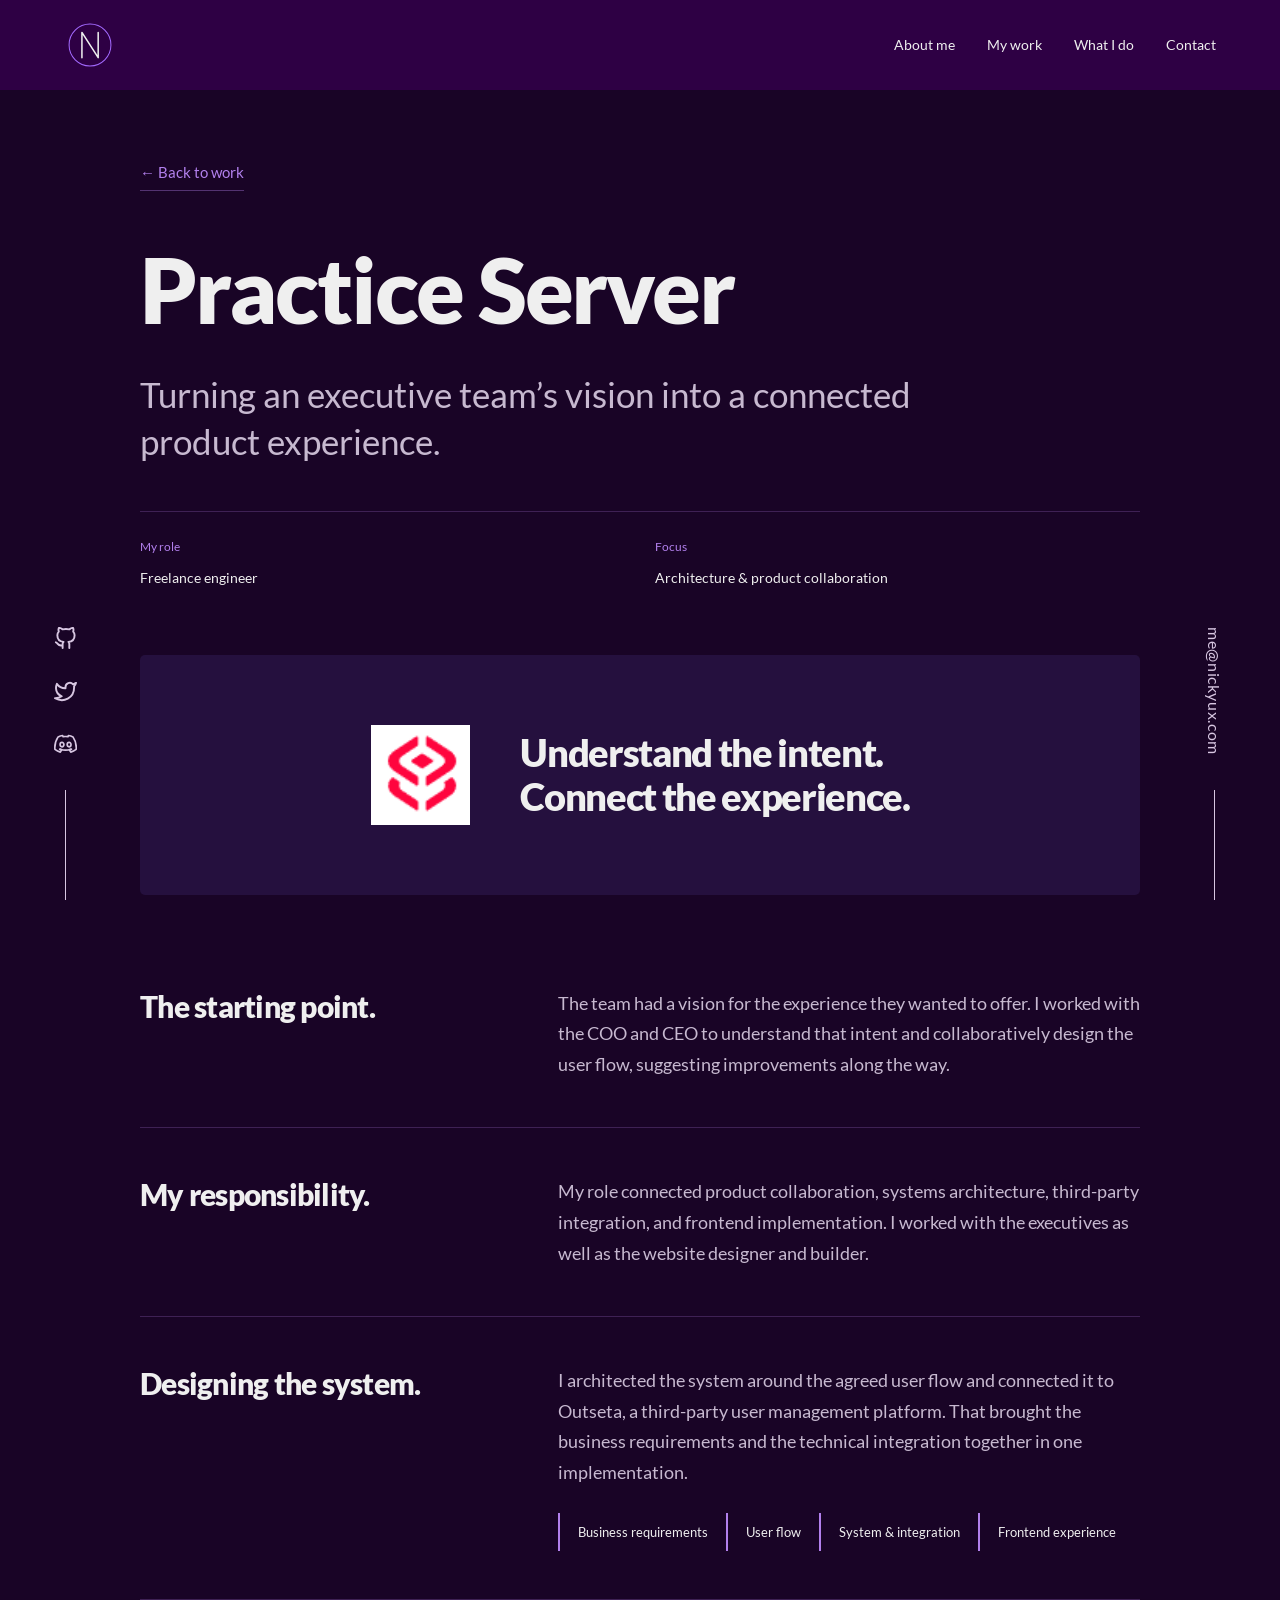
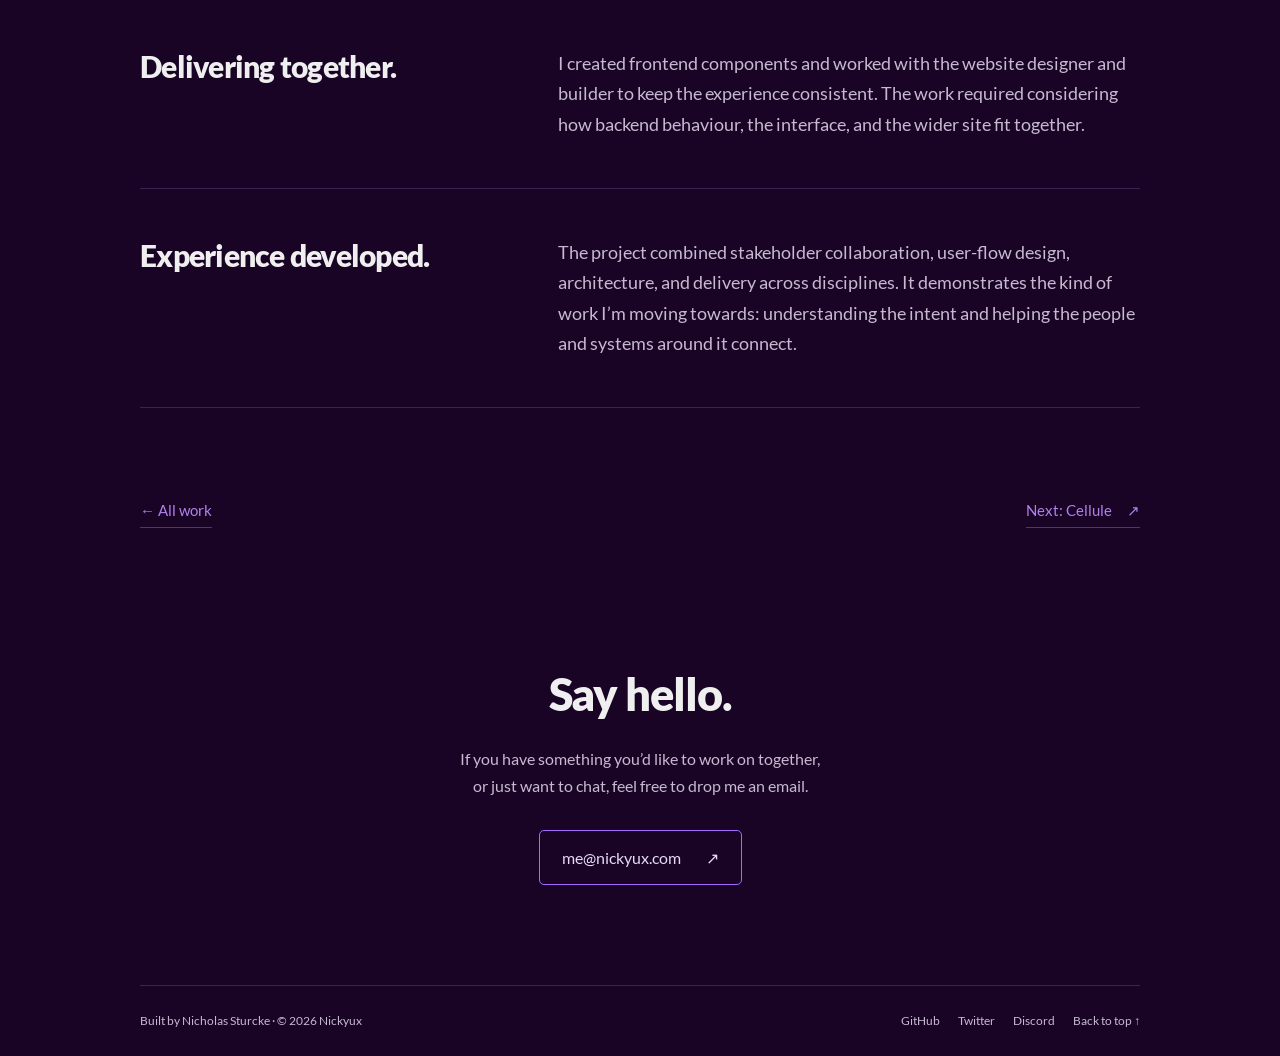
<file: work/practice-server/index.html>
<!doctype html>
<html lang="en">
<head>
<meta charset="utf-8">
<meta name="viewport" content="width=device-width, initial-scale=1">
<title>Practice Server — Nickyux</title>
<meta name="description" content="Turning an executive team’s vision into a connected product experience.">
<meta name="theme-color" content="#180623">
<link rel="canonical" href="https://nickyux.com/work/practice-server/">
<meta property="og:type" content="website">
<meta property="og:title" content="Practice Server — Nickyux">
<meta property="og:description" content="Turning an executive team’s vision into a connected product experience.">
<meta property="og:url" content="https://nickyux.com/work/practice-server/">
<meta property="og:image" content="https://nickyux.com/static/img/logo.png">
<link rel="icon" href="/static/img/favicon.ico">
<link rel="stylesheet" href="/static/css/portfolio.css">
<script src="/static/js/portfolio.js" defer>
</script>
</head>
<body id="top">
<a class="skip" href="#main">Skip to content</a>
<header class="header">
<a class="brand" href="/" aria-label="Nickyux home">
<svg viewBox="0 0 512 512" aria-hidden="true" focusable="false">
<circle cx="256" cy="256" r="206"/>
<path d="M176.5,381 L176.5,132 L336.5,381 L336.5,132"/>
</svg>
</a>
<nav aria-label="Main navigation">
<a href="/#about">About me</a>
<a href="/#work">My work</a>
<a href="/#approach">What I do</a>
<a href="/#contact">Contact</a>
</nav>
</header>
<aside class="social-rail" aria-label="Social links">
<a href="https://github.com/nmsturcke" aria-label="GitHub" target="_blank" rel="noreferrer">
                        <svg xmlns="http://www.w3.org/2000/svg" role="img" viewBox="0 0 24 24" fill="none" stroke="currentColor" stroke-width="2" stroke-linecap="round" stroke-linejoin="round" class="socials-logo github">
<title>GitHub</title>
<path d="M9 19c-5 1.5-5-2.5-7-3m14 6v-3.87a3.37 3.37 0 0 0-.94-2.61c3.14-.35 6.44-1.54 6.44-7A5.44 5.44 0 0 0 20 4.77 5.07 5.07 0 0 0 19.91 1S18.73.65 16 2.48a13.38 13.38 0 0 0-7 0C6.27.65 5.09 1 5.09 1A5.07 5.07 0 0 0 5 4.77a5.44 5.44 0 0 0-1.5 3.78c0 5.42 3.3 6.61 6.44 7A3.37 3.37 0 0 0 9 18.13V22">
</path>
</svg>
                    </a>
<a href="https://twitter.com/nickyux3003" aria-label="Twitter" target="_blank" rel="noreferrer">
                        <svg xmlns="http://www.w3.org/2000/svg" role="img" viewBox="0 0 24 24" fill="none" stroke="currentColor" stroke-width="2" stroke-linecap="round" stroke-linejoin="round" class="socials-logo twitter">
<title>Twitter</title>
<path d="M23 3a10.9 10.9 0 0 1-3.14 1.53 4.48 4.48 0 0 0-7.86 3v1A10.66 10.66 0 0 1 3 4s-4 9 5 13a11.64 11.64 0 0 1-7 2c9 5 20 0 20-11.5a4.5 4.5 0 0 0-.08-.83A7.72 7.72 0 0 0 23 3z">
</path>
</svg>
                    </a>
<a href="https://discord.gg/8HfUfuKtC7" aria-label="Discord" target="_blank" rel="noreferrer">
                        <svg viewBox="-10 -30 275 275" version="1.1" xmlns="http://www.w3.org/2000/svg" role="img" fill="none" stroke-width="20" stroke-linecap="round" stroke-linejoin="round" class="socials-logo twitter">
                            <g>
                                <path d="M216.856339,16.5966031 C200.285002,8.84328665 182.566144,3.2084988 164.041564,0 C161.766523,4.11318106 159.108624,9.64549908 157.276099,14.0464379 C137.583995,11.0849896 118.072967,11.0849896 98.7430163,14.0464379 C96.9108417,9.64549908 94.1925838,4.11318106 91.8971895,0 C73.3526068,3.2084988 55.6133949,8.86399117 39.0420583,16.6376612 C5.61752293,67.146514 -3.4433191,116.400813 1.08711069,164.955721 C23.2560196,181.510915 44.7403634,191.567697 65.8621325,198.148576 C71.0772151,190.971126 75.7283628,183.341335 79.7352139,175.300261 C72.104019,172.400575 64.7949724,168.822202 57.8887866,164.667963 C59.7209612,163.310589 61.5131304,161.891452 63.2445898,160.431257 C105.36741,180.133187 151.134928,180.133187 192.754523,160.431257 C194.506336,161.891452 196.298154,163.310589 198.110326,164.667963 C191.183787,168.842556 183.854737,172.420929 176.223542,175.320965 C180.230393,183.341335 184.861538,190.991831 190.096624,198.16893 C211.238746,191.588051 232.743023,181.531619 254.911949,164.955721 C260.227747,108.668201 245.831087,59.8662432 216.856339,16.5966031 Z M85.4738752,135.09489 C72.8290281,135.09489 62.4592217,123.290155 62.4592217,108.914901 C62.4592217,94.5396472 72.607595,82.7145587 85.4738752,82.7145587 C98.3405064,82.7145587 108.709962,94.5189427 108.488529,108.914901 C108.508531,123.290155 98.3405064,135.09489 85.4738752,135.09489 Z M170.525237,135.09489 C157.88039,135.09489 147.510584,123.290155 147.510584,108.914901 C147.510584,94.5396472 157.658606,82.7145587 170.525237,82.7145587 C183.391518,82.7145587 193.761324,94.5189427 193.539891,108.914901 C193.539891,123.290155 183.391518,135.09489 170.525237,135.09489 Z" >
</path>
                            </g>
                        </svg>
                    </a>
</aside>
<aside class="email-rail" aria-label="Email">
<a href="mailto:me@nickyux.com">me@nickyux.com</a>
</aside>
<main id="main">

<section class="case-hero wrap">
<a class="text-link" href="/#work">← Back to work</a>
<h1>Practice Server</h1>
<p class="case-intro">Turning an executive team’s vision into a connected product experience.</p>
<div class="case-meta">
<div>
<span class="eyebrow">My role</span>
<p>Freelance engineer</p>
</div>
<div>
<span class="eyebrow">Focus</span>
<p>Architecture & product collaboration</p>
</div>

</div>
</section>
<div class="case-visual wrap">
<img src="/static/img/practice-server-logo.png" alt="Practice Server logo" width="100" height="100">
<p>Understand the intent.<br>Connect the experience.</p>
</div>
<div class="case-body wrap">
<section class="case-section reveal">
<h2>The starting point.</h2>
<div>
<p>The team had a vision for the experience they wanted to offer. I worked with the COO and CEO to understand that intent and collaboratively design the user flow, suggesting improvements along the way.</p>
</div>
</section>
<section class="case-section reveal">
<h2>My responsibility.</h2>
<div>
<p>My role connected product collaboration, systems architecture, third-party integration, and frontend implementation. I worked with the executives as well as the website designer and builder.</p>
</div>
</section>
<section class="case-section reveal">
<h2>Designing the system.</h2>
<div>
<p>I architected the system around the agreed user flow and connected it to Outseta, a third-party user management platform. That brought the business requirements and the technical integration together in one implementation.</p>
<div class="timeline" aria-label="Project approach">
<span>Business requirements</span>
<span>User flow</span>
<span>System & integration</span>
<span>Frontend experience</span>
</div>
</div>
</section>
<section class="case-section reveal">
<h2>Delivering together.</h2>
<div>
<p>I created frontend components and worked with the website designer and builder to keep the experience consistent. The work required considering how backend behaviour, the interface, and the wider site fit together.</p>
</div>
</section>
<section class="case-section reveal">
<h2>Experience developed.</h2>
<div>
<p>The project combined stakeholder collaboration, user-flow design, architecture, and delivery across disciplines. It demonstrates the kind of work I’m moving towards: understanding the intent and helping the people and systems around it connect.</p>
</div>
</section>
</div>
<nav class="case-next wrap" aria-label="Project navigation">
<a class="text-link" href="/#work">← All work</a>
<a class="text-link" href="/work/cellule/">Next: Cellule <span class="arrow" aria-hidden="true">↗</span>
</a>
</nav>
<section class="contact wrap" id="contact">
<h2>Say hello.</h2>
<p>If you have something you’d like to work on together,<br>or just want to chat, feel free to drop me an email.</p>
<a class="hello-button" href="mailto:me@nickyux.com">me@nickyux.com <span aria-hidden="true">↗</span>
</a>
</section>
</main>
<footer class="footer wrap">
<span>Built by Nicholas Sturcke · © <span data-year>2026</span> Nickyux</span>
<div class="footer-links">
<a href="https://github.com/nmsturcke">GitHub</a>
<a href="https://twitter.com/nickyux3003">Twitter</a>
<a href="https://discord.gg/8HfUfuKtC7">Discord</a>
<a href="#top">Back to top ↑</a>
</div>
</footer>
</body>
</html>
</file>
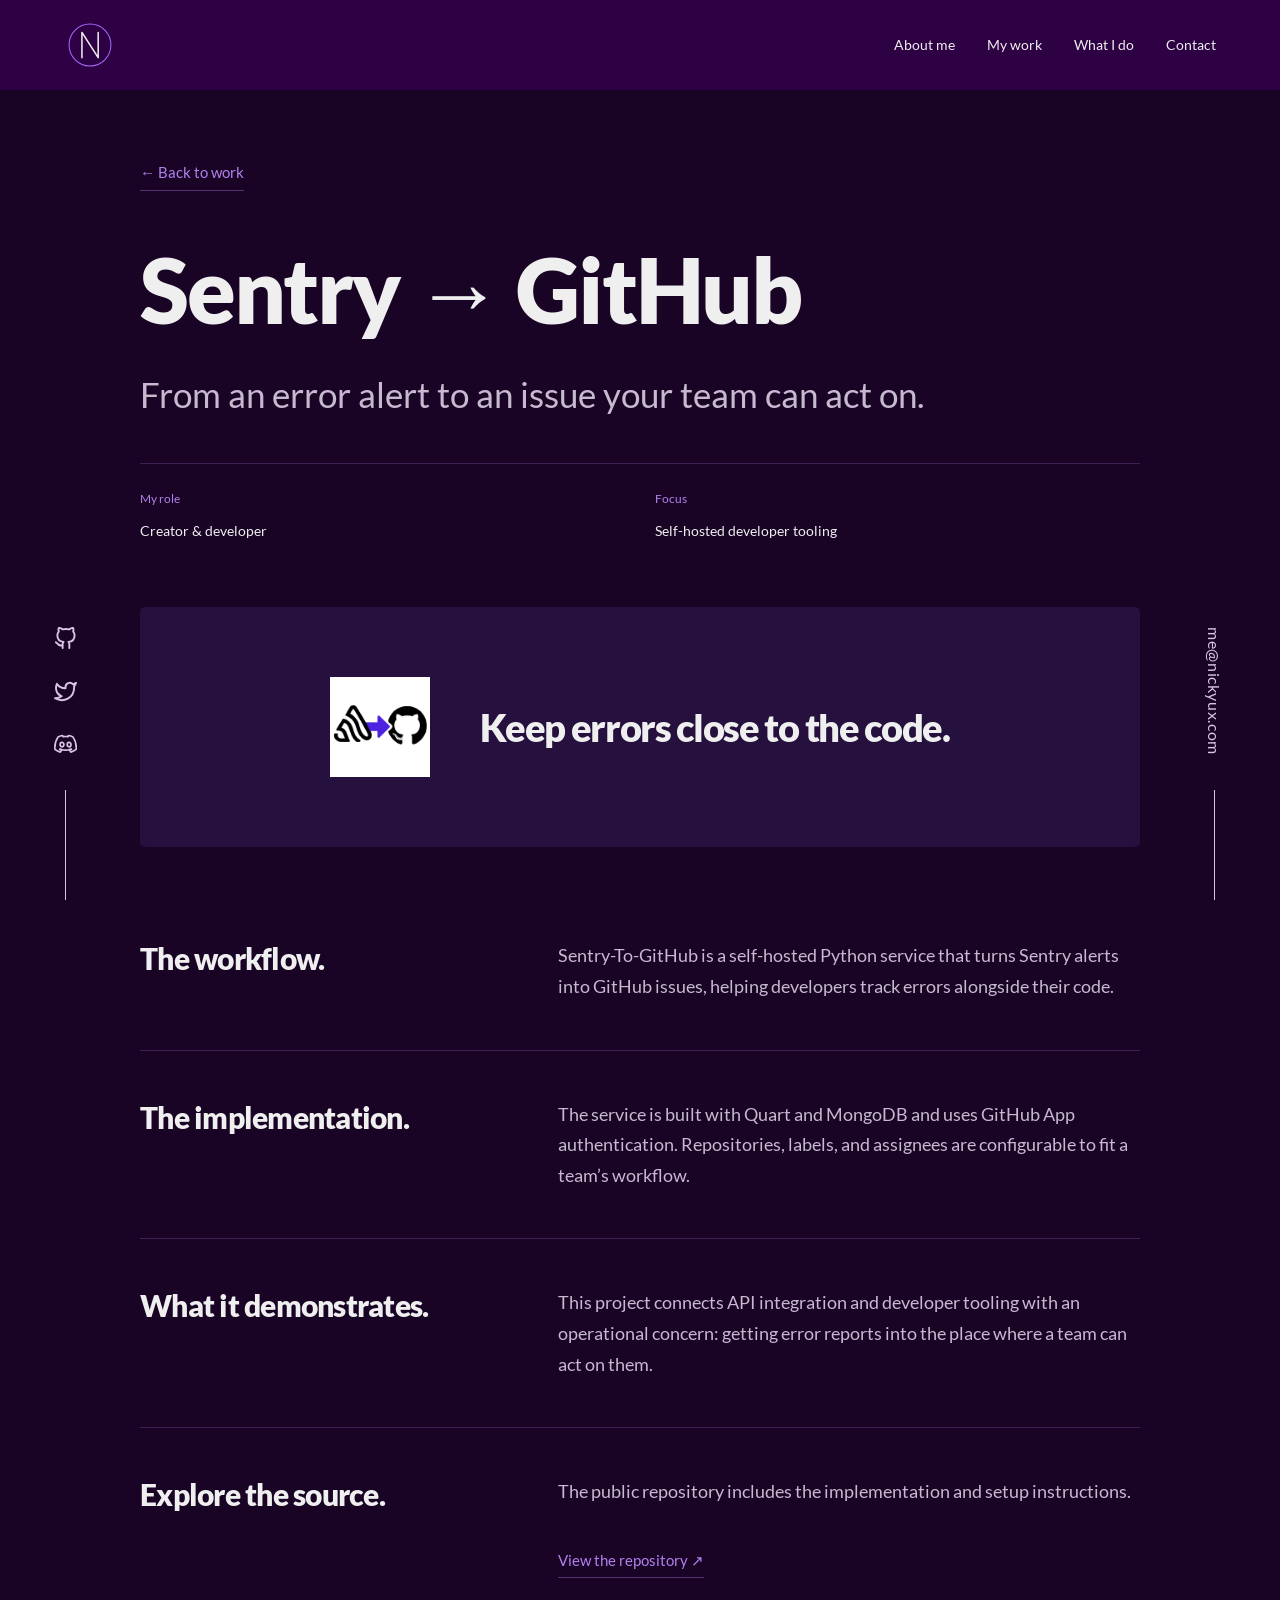
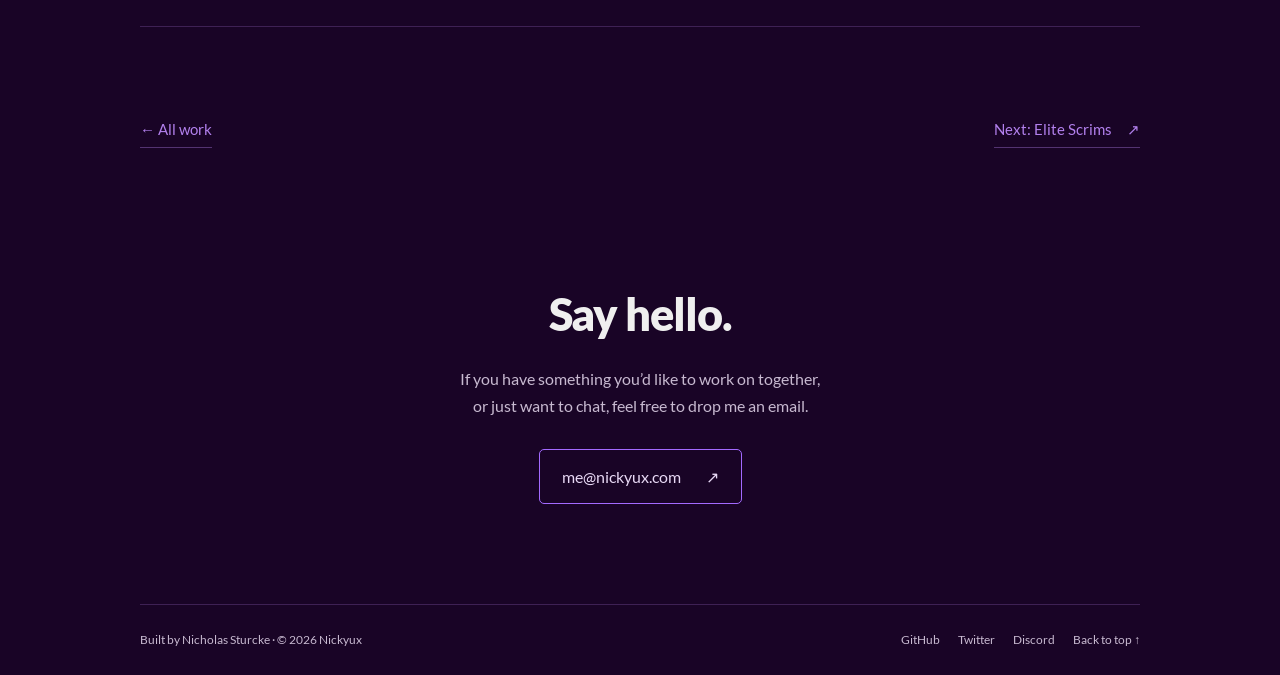
<file: work/sentry-to-github/index.html>
<!doctype html>
<html lang="en">
<head>
<meta charset="utf-8">
<meta name="viewport" content="width=device-width, initial-scale=1">
<title>Sentry → GitHub — Nickyux</title>
<meta name="description" content="From an error alert to an issue your team can act on.">
<meta name="theme-color" content="#180623">
<link rel="canonical" href="https://nickyux.com/work/sentry-to-github/">
<meta property="og:type" content="website">
<meta property="og:title" content="Sentry → GitHub — Nickyux">
<meta property="og:description" content="From an error alert to an issue your team can act on.">
<meta property="og:url" content="https://nickyux.com/work/sentry-to-github/">
<meta property="og:image" content="https://nickyux.com/static/img/logo.png">
<link rel="icon" href="/static/img/favicon.ico">
<link rel="stylesheet" href="/static/css/portfolio.css">
<script src="/static/js/portfolio.js" defer>
</script>
</head>
<body id="top">
<a class="skip" href="#main">Skip to content</a>
<header class="header">
<a class="brand" href="/" aria-label="Nickyux home">
<svg viewBox="0 0 512 512" aria-hidden="true" focusable="false">
<circle cx="256" cy="256" r="206"/>
<path d="M176.5,381 L176.5,132 L336.5,381 L336.5,132"/>
</svg>
</a>
<nav aria-label="Main navigation">
<a href="/#about">About me</a>
<a href="/#work">My work</a>
<a href="/#approach">What I do</a>
<a href="/#contact">Contact</a>
</nav>
</header>
<aside class="social-rail" aria-label="Social links">
<a href="https://github.com/nmsturcke" aria-label="GitHub" target="_blank" rel="noreferrer">
                        <svg xmlns="http://www.w3.org/2000/svg" role="img" viewBox="0 0 24 24" fill="none" stroke="currentColor" stroke-width="2" stroke-linecap="round" stroke-linejoin="round" class="socials-logo github">
<title>GitHub</title>
<path d="M9 19c-5 1.5-5-2.5-7-3m14 6v-3.87a3.37 3.37 0 0 0-.94-2.61c3.14-.35 6.44-1.54 6.44-7A5.44 5.44 0 0 0 20 4.77 5.07 5.07 0 0 0 19.91 1S18.73.65 16 2.48a13.38 13.38 0 0 0-7 0C6.27.65 5.09 1 5.09 1A5.07 5.07 0 0 0 5 4.77a5.44 5.44 0 0 0-1.5 3.78c0 5.42 3.3 6.61 6.44 7A3.37 3.37 0 0 0 9 18.13V22">
</path>
</svg>
                    </a>
<a href="https://twitter.com/nickyux3003" aria-label="Twitter" target="_blank" rel="noreferrer">
                        <svg xmlns="http://www.w3.org/2000/svg" role="img" viewBox="0 0 24 24" fill="none" stroke="currentColor" stroke-width="2" stroke-linecap="round" stroke-linejoin="round" class="socials-logo twitter">
<title>Twitter</title>
<path d="M23 3a10.9 10.9 0 0 1-3.14 1.53 4.48 4.48 0 0 0-7.86 3v1A10.66 10.66 0 0 1 3 4s-4 9 5 13a11.64 11.64 0 0 1-7 2c9 5 20 0 20-11.5a4.5 4.5 0 0 0-.08-.83A7.72 7.72 0 0 0 23 3z">
</path>
</svg>
                    </a>
<a href="https://discord.gg/8HfUfuKtC7" aria-label="Discord" target="_blank" rel="noreferrer">
                        <svg viewBox="-10 -30 275 275" version="1.1" xmlns="http://www.w3.org/2000/svg" role="img" fill="none" stroke-width="20" stroke-linecap="round" stroke-linejoin="round" class="socials-logo twitter">
                            <g>
                                <path d="M216.856339,16.5966031 C200.285002,8.84328665 182.566144,3.2084988 164.041564,0 C161.766523,4.11318106 159.108624,9.64549908 157.276099,14.0464379 C137.583995,11.0849896 118.072967,11.0849896 98.7430163,14.0464379 C96.9108417,9.64549908 94.1925838,4.11318106 91.8971895,0 C73.3526068,3.2084988 55.6133949,8.86399117 39.0420583,16.6376612 C5.61752293,67.146514 -3.4433191,116.400813 1.08711069,164.955721 C23.2560196,181.510915 44.7403634,191.567697 65.8621325,198.148576 C71.0772151,190.971126 75.7283628,183.341335 79.7352139,175.300261 C72.104019,172.400575 64.7949724,168.822202 57.8887866,164.667963 C59.7209612,163.310589 61.5131304,161.891452 63.2445898,160.431257 C105.36741,180.133187 151.134928,180.133187 192.754523,160.431257 C194.506336,161.891452 196.298154,163.310589 198.110326,164.667963 C191.183787,168.842556 183.854737,172.420929 176.223542,175.320965 C180.230393,183.341335 184.861538,190.991831 190.096624,198.16893 C211.238746,191.588051 232.743023,181.531619 254.911949,164.955721 C260.227747,108.668201 245.831087,59.8662432 216.856339,16.5966031 Z M85.4738752,135.09489 C72.8290281,135.09489 62.4592217,123.290155 62.4592217,108.914901 C62.4592217,94.5396472 72.607595,82.7145587 85.4738752,82.7145587 C98.3405064,82.7145587 108.709962,94.5189427 108.488529,108.914901 C108.508531,123.290155 98.3405064,135.09489 85.4738752,135.09489 Z M170.525237,135.09489 C157.88039,135.09489 147.510584,123.290155 147.510584,108.914901 C147.510584,94.5396472 157.658606,82.7145587 170.525237,82.7145587 C183.391518,82.7145587 193.761324,94.5189427 193.539891,108.914901 C193.539891,123.290155 183.391518,135.09489 170.525237,135.09489 Z" >
</path>
                            </g>
                        </svg>
                    </a>
</aside>
<aside class="email-rail" aria-label="Email">
<a href="mailto:me@nickyux.com">me@nickyux.com</a>
</aside>
<main id="main">

<section class="case-hero wrap">
<a class="text-link" href="/#work">← Back to work</a>
<h1>Sentry → GitHub</h1>
<p class="case-intro">From an error alert to an issue your team can act on.</p>
<div class="case-meta">
<div>
<span class="eyebrow">My role</span>
<p>Creator & developer</p>
</div>
<div>
<span class="eyebrow">Focus</span>
<p>Self-hosted developer tooling</p>
</div>

</div>
</section>
<div class="case-visual wrap">
<img src="/static/img/sentry-to-github.png" alt="Sentry → GitHub logo" width="100" height="100">
<p>Keep errors close to the code.</p>
</div>
<div class="case-body wrap">
<section class="case-section reveal">
<h2>The workflow.</h2>
<div>
<p>Sentry-To-GitHub is a self-hosted Python service that turns Sentry alerts into GitHub issues, helping developers track errors alongside their code.</p>
</div>
</section>
<section class="case-section reveal">
<h2>The implementation.</h2>
<div>
<p>The service is built with Quart and MongoDB and uses GitHub App authentication. Repositories, labels, and assignees are configurable to fit a team’s workflow.</p>
</div>
</section>
<section class="case-section reveal">
<h2>What it demonstrates.</h2>
<div>
<p>This project connects API integration and developer tooling with an operational concern: getting error reports into the place where a team can act on them.</p>
</div>
</section>
<section class="case-section reveal">
<h2>Explore the source.</h2>
<div>
<p>The public repository includes the implementation and setup instructions.</p>
<p>
<a class="text-link" href="https://github.com/nmsturcke/Sentry-To-Github">View the repository ↗</a>
</p>
</div>
</section>
</div>
<nav class="case-next wrap" aria-label="Project navigation">
<a class="text-link" href="/#work">← All work</a>
<a class="text-link" href="/work/elite-scrims/">Next: Elite Scrims <span class="arrow" aria-hidden="true">↗</span>
</a>
</nav>
<section class="contact wrap" id="contact">
<h2>Say hello.</h2>
<p>If you have something you’d like to work on together,<br>or just want to chat, feel free to drop me an email.</p>
<a class="hello-button" href="mailto:me@nickyux.com">me@nickyux.com <span aria-hidden="true">↗</span>
</a>
</section>
</main>
<footer class="footer wrap">
<span>Built by Nicholas Sturcke · © <span data-year>2026</span> Nickyux</span>
<div class="footer-links">
<a href="https://github.com/nmsturcke">GitHub</a>
<a href="https://twitter.com/nickyux3003">Twitter</a>
<a href="https://discord.gg/8HfUfuKtC7">Discord</a>
<a href="#top">Back to top ↑</a>
</div>
</footer>
</body>
</html>
</file>
<file: static/css/portfolio.css>
@font-face {
  font-family:Lato;
  src:url('/static/fonts/Lato-Regular.ttf') format('truetype');
  font-display:swap
}
@font-face {
  font-family:Lato;
  src:url('/static/fonts/Lato-Black.ttf') format('truetype');
  font-weight:900;
  font-display:swap
}
/* Original homepage loader: draw, rotate, shrink, then slide away. */
body.is-loading { overflow: hidden; }
.loading-body {
  position: fixed;
  inset: 0;
  z-index: 999;
  display: grid;
  place-items: center;
  background: #350448;
  animation: loading-slide-up .5s 3.4s ease-in-out forwards;
}
.loading-logo {
  width: 150px;
  height: 150px;
  animation: loading-swallow 1s 2.7s linear forwards;
}
.loading-logo path {
  fill: none;
  stroke-linecap: round;
  stroke-linejoin: round;
}
.loading-circle {
  stroke: #a36aff;
  stroke-width: 10px;
  stroke-dasharray: 1294.5201416015625;
  stroke-dashoffset: 3884;
  animation: loading-draw-circle 1s .2s cubic-bezier(.48,.41,.25,.99) forwards,
    loading-remove-circle 1s 1.7s forwards;
}
.loading-letter {
  stroke: #fff;
  stroke-width: 15px;
  stroke-dasharray: 2678.58;
  stroke-dashoffset: 2678.58;
  transform-origin: 50% 50%;
  animation: loading-draw-letter 1s .2s cubic-bezier(.48,.41,.25,.99) forwards,
    loading-remove-letter 1s 1.7s forwards;
}
@keyframes loading-draw-circle { to { stroke-dashoffset: 2588; } }
@keyframes loading-draw-letter { to { stroke-dashoffset: 1785.72; } }
@keyframes loading-remove-circle {
  from { stroke-dashoffset: 2589; }
  to { stroke-dashoffset: 1295; }
}
@keyframes loading-remove-letter { to { transform: rotate(179deg) scale(.7); } }
@keyframes loading-swallow { to { transform: scale(.5); opacity: 0; } }
@keyframes loading-slide-up { to { transform: translateY(-100%); visibility: hidden; } }
@media (prefers-reduced-motion: reduce) {
  .loading-body { display: none; }
  body.is-loading { overflow: auto; }
}
@media print { .loading-body { display: none; } }
:root { --bg:#190426; --text:#efefef; --muted:#c7b9d0; --lilac:#b280ed; --green:#53b66e; --line:#ad79db40; --yellow:#f4b253; }
* { box-sizing:border-box; }
html { scroll-behavior:smooth; scroll-padding-top:35px; }
body { margin:0; background:var(--bg); color:var(--text); font-family:Lato,Arial,sans-serif; line-height:1.7; }
a { color:inherit; text-decoration:none; }
img { display:block; max-width:100%; }
h1,h2,h3,p { margin:0; }
h1,h2,h3 { line-height:1.2; }
h1,h2,h3 { font-weight:900; letter-spacing:-.025em; }
h2 { font-size:clamp(29px,3.5vw,46px); }
p { color:var(--muted); }
::selection { background:#a36aff; color:#190426; }
:focus-visible { outline:2px solid var(--yellow); outline-offset:6px; }
.wrap { width:min(1000px,calc(100% - 190px)); margin-inline:auto; }
.skip { position:fixed; top:-100px; left:20px; z-index:1000; padding:10px 18px; background:var(--yellow); color:var(--bg); }
.skip:focus { top:15px; }
.header { height:90px; padding-inline:5%; display:flex; align-items:center; justify-content:space-between; gap:25px; background:#2e0044; }
.brand { display:block; width:52px; height:52px; flex-shrink:0; }
.brand svg,.about-mark svg { width:100%; height:100%; fill:none; stroke:#a36aff; stroke-width:10; stroke-linecap:round; stroke-linejoin:round; }
.brand svg path,.about-mark svg path { stroke:#efefef; stroke-width:15; }
.header nav { display:flex; gap:32px; font-size:14px; }
.header nav a { padding-block:8px; }
.header nav a:hover { color:var(--yellow); }
.social-rail,.email-rail { position:fixed; bottom:0; z-index:20; display:flex; flex-direction:column; align-items:center; gap:22px; width:28px; color:#d7c6e1; }
.social-rail { left:4%; }
.email-rail { right:4%; }
.social-rail::after,.email-rail::after { content:''; display:block; height:110px; width:1px; background:currentColor; margin-top:8px; }
.social-rail a { display:block; line-height:0; padding:4px; transition:transform .2s,color .2s; }
.social-rail svg { width:23px; height:23px; stroke:currentColor; }
.email-rail a { writing-mode:vertical-rl; font-size:16px; letter-spacing:.04em; padding:5px; transition:transform .2s,color .2s; }
.social-rail a:hover,.email-rail a:hover { color:var(--yellow); transform:translateY(-4px); }
.hero { position:relative; display:flex; align-items:center; min-height:calc(100svh - 90px); padding-block:120px; }
.hero-copy { position:relative; z-index:1; }
.hello { font-size:clamp(25px,3vw,39px); color:var(--green); margin-bottom:8px; }
.hero h1 { font-size:clamp(80px,11vw,150px); letter-spacing:-.045em; line-height:1.03; margin-left:-5px; }
.hero h2 { font-size:clamp(29px,4vw,53px); margin-top:22px; color:#e3d7e9; }
.hero-intro { font-size:18px; margin-top:22px; max-width:650px; }
.text-link { display:inline-flex; align-items:center; gap:15px; font-size:15px; color:var(--lilac); padding-bottom:4px; border-bottom:1px solid #b280ed60; margin-top:25px; transition:color .2s; }
.text-link:hover { color:var(--yellow); }
.hero .text-link { margin-top:35px; }
.hero-shapes { position:absolute; inset:0; overflow:hidden; pointer-events:none; }
.shape { position:absolute; border-radius:6px; animation:float 9s ease-in-out infinite; }
.shape-one { width:43px; height:43px; right:14%; top:22%; background:#f4b253; }
.shape-two { width:32px; height:32px; right:29%; top:12%; background:#c27855; animation-delay:-4s; }
.shape-three { width:21px; height:21px; right:3%; bottom:20%; background:#5f1a43; animation-delay:-2s; }
.section { padding-block:100px; }
.work { background:#210932; }
.section-head { margin-bottom:65px; }
.section-head h2 { display:flex; align-items:center; gap:30px; }
.heading-line { height:1px; flex:1; max-width:230px; background:var(--line); }
.section-head>p { margin-top:18px; max-width:600px; }
.project { display:grid; grid-template-columns:1.7fr 1fr; align-items:center; gap:65px; padding-block:35px 80px; }
.project-offset { margin-left:10%; grid-template-columns:1.7fr .8fr; }
.project-role { color:var(--lilac); font-size:13px; margin-bottom:12px; }
.project-copy h3 { font-size:35px; margin-bottom:20px; }
.project-copy h3 a:hover { color:var(--lilac); }
.project-copy>p:not(.project-role) { font-size:17px; }
.project-mark { min-height:210px; display:grid; place-items:center; position:relative; }
.project-mark::before { content:''; width:180px; height:180px; position:absolute; border:1px solid #9d64cc40; transform:rotate(20deg); border-radius:25px; transition:transform .5s; }
.project-mark img { max-width:125px; max-height:125px; object-fit:contain; position:relative; }
.practice-mark img { border-radius:10px; width:88px; height:88px; }
.practice-mark::before { width:155px; height:155px; transform:rotate(-12deg); }
.project-mark:hover::before { transform:rotate(0); }
.other-work { margin-top:35px; }
.other-work>h3 { font-size:23px; margin-bottom:25px; }
.project-row { display:grid; grid-template-columns:42px 1fr 30px; gap:23px; align-items:center; padding:24px 0; border-top:1px solid var(--line); }
.project-row img { width:42px; height:42px; object-fit:contain; border-radius:5px; }
.project-row strong { display:block; font-size:19px; }
.row-description { font-size:15px; color:var(--muted); }
.row-arrow { color:var(--lilac); font-size:22px; transition:transform .3s; }
.project-row:hover strong { color:var(--lilac); }
.project-row:hover .row-arrow { transform:translate(4px,-4px); }
.approach { background:#25103e; }
.approach-layout { display:grid; grid-template-columns:1fr 1.2fr; gap:70px; }
.approach h2 { font-size:clamp(28px,3.3vw,44px); }
.approach-copy>p { font-size:19px; color:#e4d9ea; }
.approach-copy dl { margin:30px 0 0; }
.approach-copy dl div { margin-top:25px; }
.approach-copy dt { font-size:17px; color:#e4d9ea; margin-bottom:5px; }
.approach-copy dd { margin:0; color:var(--muted); font-size:16px; }
.about-layout { display:grid; grid-template-columns:1.7fr 1fr; gap:70px; align-items:center; }
.about-copy h2 { margin-bottom:30px; }
.about-copy p { margin-top:20px; font-size:17px; }
.about-mark { width:220px; max-width:100%; justify-self:center; transform:rotate(-8deg); }
.cv-links { display:flex; flex-wrap:wrap; gap:25px; }
.contact { padding-block:70px 100px; text-align:center; }
.contact p { margin-top:23px; }
.hello-button { display:inline-flex; gap:25px; border:1px solid #a36aff; border-radius:5px; padding:13px 22px; color:#e8d9f5; margin-top:30px; transition:background .25s; }
.hello-button:hover { background:#350448; }
.footer { border-top:1px solid var(--line); padding-block:25px; display:flex; justify-content:space-between; align-items:center; gap:20px; color:var(--muted); font-size:12px; }
.footer-links { display:flex; flex-wrap:wrap; gap:18px; }
.footer a:hover { color:var(--yellow); }
.eyebrow { display:block; color:var(--lilac); font-size:12px; }
.accent { color:var(--lilac); }
.reveal { opacity:1; transform:none; }
.motion-ready .reveal.is-pending { opacity:0; transform:translateY(25px); }
.motion-ready .reveal { transition:opacity .8s ease,transform .8s ease; }
@keyframes float { 0%,100% {transform:translateY(0) rotate(35deg)} 50% {transform:translateY(-15px) rotate(47deg)} }

.case-hero {
  padding-block:45px 65px
}
.case-hero h1 {
  font-size:clamp(54px,8.5vw,116px);
  margin-top:45px;
  max-width:1100px;
  overflow-wrap:anywhere
}
.case-intro {
  font-size:clamp(23px,3vw,35px);
  max-width:850px;
  line-height:1.35;
  margin-top:28px
}
.case-meta {
  display:grid;
  grid-template-columns:repeat(3,1fr);
  gap:30px;
  border-top:1px solid var(--line);
  margin-top:45px;
  padding-top:25px
}
.case-meta .eyebrow {
  margin-bottom:9px
}
.case-meta p {
  color:var(--text);
  font-size:14px
}
.case-visual {
  background:#2b1040;
  padding:50px;
  min-height:240px;
  display:flex;
  align-items:center;
  justify-content:center;
  gap:50px
}
.case-visual img {
  width:100px;
  height:100px;
  object-fit:contain
}
.case-visual p {
  font-size:clamp(25px,4vw,52px);
  font-weight:900;
  line-height:1.15;
  letter-spacing:-.035em;
  color:var(--text);
  max-width:750px
}
.case-body {
  padding-block:45px 90px;
  max-width:1050px
}
.case-section {
  display:grid;
  grid-template-columns:1fr 1.65fr;
  gap:65px;
  padding-block:48px;
  border-bottom:1px solid var(--line)
}
.case-section h2 {
  font-size:30px;
  letter-spacing:-.025em
}
.case-section p {
  font-size:18px;
  margin-bottom:16px
}
.case-section p:last-child {
  margin-bottom:0
}
.case-section ul {
  color:var(--muted);
  padding-left:20px
}
.case-section li {
  margin-bottom:10px
}
.case-next {
  display:flex;
  justify-content:space-between;
  gap:30px;
  padding-bottom:70px
}
.case-next .text-link {
  margin:0
}
.timeline {
  display:flex;
  gap:0;
  margin-top:25px;
  flex-wrap:wrap
}
.timeline span {
  border-left:2px solid var(--lilac);
  padding:8px 18px;
  color:var(--text);
  font-size:13px
}
.not-found {
  min-height:65vh;
  padding-block:100px
}
.not-found h1 {
  font-size:clamp(60px,12vw,150px)
}

.case-hero h1 { font-size:clamp(46px,7vw,90px); }
.case-meta { grid-template-columns:1fr 1fr; }
.case-visual { background:#25103e; border-radius:5px; }
.case-visual p { font-size:clamp(23px,3vw,38px); }
@media(max-width:900px) {
 .wrap { width:calc(100% - 150px); }
 .header nav { gap:24px; }
 .project,.project-offset { gap:35px; grid-template-columns:1.7fr .8fr; margin-left:0; }
 .project-mark::before { width:125px; height:125px; }
 .project-mark img { max-width:95px; max-height:95px; }
 .approach-layout { gap:35px; }
 .about-layout { gap:30px; }
 .hero h1 { font-size:clamp(80px,13vw,120px); }
 .section { padding-block:75px; }
 .footer { flex-direction:column; align-items:start; }
}
@media(max-width:600px) {
 .wrap { width:86%; }
 .header { height:76px; padding-inline:7%; gap:20px; }
 .brand { width:38px; height:38px; }
 .header nav { gap:14px; font-size:12px; }
 .header nav a:nth-child(3) { display:none; }
 .social-rail,.email-rail { display:none; }
 .hero { min-height:calc(90svh - 76px); padding-block:90px; }
 .hero h1 { font-size:clamp(64px,18vw,100px); }
 .hero h2 { font-size:31px; margin-top:20px; }
 .hero-intro { font-size:16px; }
 .shape-one { width:27px; height:27px; right:8%; top:14%; }
 .shape-two { width:20px; height:20px; right:26%; top:7%; }
 .shape-three { display:none; }
 .section { padding-block:60px; }
 .section-head { margin-bottom:30px; }
 .section-head h2 { display:block; }
 .heading-line { display:none; }
 .project,.project-offset { grid-template-columns:1fr; gap:20px; padding-block:20px 50px; }
 .project-mark { grid-row:1; min-height:120px; justify-self:start; width:110px; }
 .project-mark::before { width:90px; height:90px; border-radius:16px; }
 .project-mark img { max-width:65px; max-height:65px; }
 .practice-mark img { width:55px; height:55px; }
 .project-copy h3 { font-size:29px; }
 .project-copy>p:not(.project-role) { font-size:16px; }
 .project-row { gap:16px; grid-template-columns:35px 1fr 20px; }
 .project-row img { width:35px; height:35px; }
 .row-description { font-size:14px; display:block; margin-top:5px; }
 .approach-layout,.about-layout { grid-template-columns:1fr; gap:30px; }
 .approach-copy>p { font-size:17px; }
 .about-mark { display:none; }
 .about-copy p { font-size:16px; }
 .contact { padding-block:50px 70px; }
 .contact p br { display:none; }
 .case-hero { padding-block:30px 45px; }
 .case-meta { grid-template-columns:1fr; gap:22px; }
 .case-intro { font-size:23px; }
 .case-visual { flex-direction:column; align-items:start; padding:25px; gap:25px; }
 .case-visual img { width:65px; height:65px; }
 .case-section { grid-template-columns:1fr; gap:20px; padding-block:30px; }
 .case-section p { font-size:16px; }
 .case-next { flex-wrap:wrap; }
}
@media(prefers-reduced-motion:reduce) {
 html { scroll-behavior:auto; }
 *,*::before,*::after { animation:none!important; transition:none!important; }
 .motion-ready .reveal.is-pending { opacity:1; transform:none; }
}
@media print { .social-rail,.email-rail { display:none; } }
</file>
